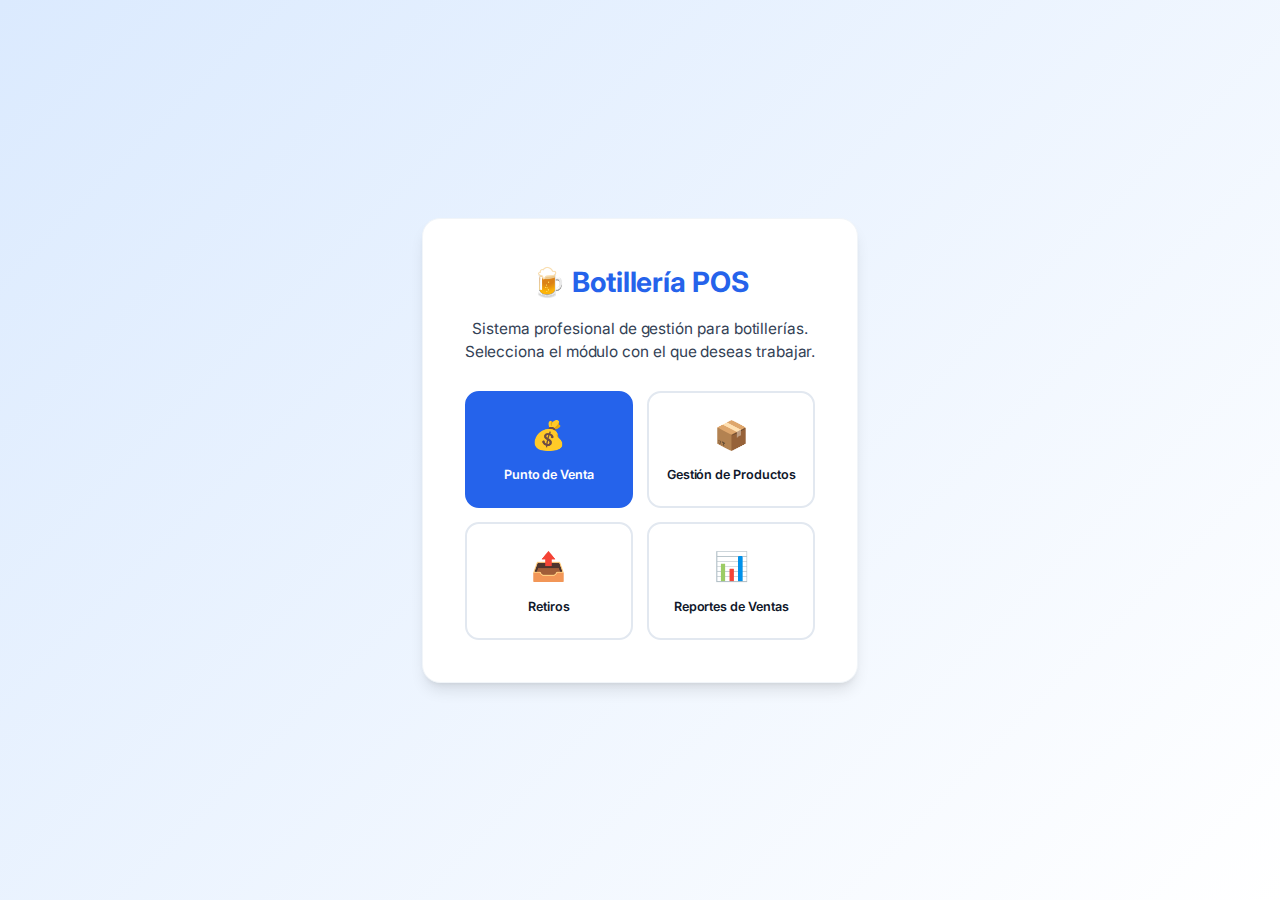
<file: html/index.html>
<!DOCTYPE html>
<html lang="es">
<head>
    <meta charset="UTF-8">
    <meta name="viewport" content="width=device-width, initial-scale=1.0">
    <meta name="description" content="Sistema POS profesional para botillería - Gestión de ventas, inventario y reportes">
    <meta name="theme-color" content="#2563eb">
    <title>Botillería POS - Sistema Profesional de Gestión</title>
    
    <!-- Favicon -->
    <link rel="icon" type="image/svg+xml" href="/static/favicon.svg">
    
    <!-- Preload Critical Resources -->
    <link rel="preconnect" href="https://fonts.googleapis.com">
    <link rel="preconnect" href="https://fonts.gstatic.com" crossorigin>
    
    <!-- Fonts -->
    <link href="https://fonts.googleapis.com/css2?family=Inter:wght@300;400;500;600;700;800&display=swap" rel="stylesheet">
    
    <!-- Styles -->
    <link rel="stylesheet" href="/static/pos-style.css">
    
    <style>
        .landing-container {
            display: flex;
            flex-direction: column;
            align-items: center;
            justify-content: center;
            height: 100vh;
            padding: 2rem;
            background: linear-gradient(135deg, var(--primary-light) 0%, var(--surface) 100%);
        }
        
        .landing-card {
            background: var(--surface);
            border-radius: var(--radius-xl);
            padding: 3rem;
            box-shadow: var(--shadow-lg);
            text-align: center;
            max-width: 500px;
            border: 1px solid var(--border-light);
        }
        
        .landing-title {
            font-size: 2rem;
            font-weight: 700;
            color: var(--primary);
            margin-bottom: 1rem;
        }
        
        .landing-subtitle {
            font-size: 1.1rem;
            color: var(--text-secondary);
            margin-bottom: 2rem;
            line-height: 1.5;
        }
        
        .landing-buttons {
            display: grid;
            grid-template-columns: 1fr 1fr;
            gap: 1rem;
            margin-top: 2rem;
        }
        
        .landing-btn {
            display: flex;
            flex-direction: column;
            align-items: center;
            gap: 0.75rem;
            padding: 1.5rem 1rem;
            border: 2px solid var(--border);
            border-radius: var(--radius-lg);
            background: var(--surface);
            color: var(--text);
            text-decoration: none;
            transition: all var(--transition);
            font-weight: 600;
        }
        
        .landing-btn:hover {
            border-color: var(--primary);
            transform: translateY(-2px);
            box-shadow: var(--shadow-md);
        }
        
        .landing-btn.primary {
            background: var(--primary);
            border-color: var(--primary);
            color: var(--surface);
        }
        
        .landing-btn.primary:hover {
            background: var(--primary-dark);
            border-color: var(--primary-dark);
        }
        
        .landing-icon {
            font-size: 2rem;
        }
        
        .landing-btn-text {
            font-size: 0.9rem;
        }
        
        @media (max-width: 768px) {
            .landing-buttons {
                grid-template-columns: 1fr;
            }
        }
    </style>
</head>
<body>
    <div class="landing-container">
        <div class="landing-card">
            <h1 class="landing-title">🍺 Botillería POS</h1>
            <p class="landing-subtitle">
                Sistema profesional de gestión para botillerías.<br>
                Selecciona el módulo con el que deseas trabajar.
            </p>
            
            <div class="landing-buttons">
                <a href="/pos.html" class="landing-btn primary">
                    <span class="landing-icon">💰</span>
                    <span class="landing-btn-text">Punto de Venta</span>
                </a>
                
                <a href="/productos.html" class="landing-btn">
                    <span class="landing-icon">📦</span>
                    <span class="landing-btn-text">Gestión de Productos</span>
                </a>
                
                <a href="/retiros.html" class="landing-btn">
                    <span class="landing-icon">📤</span>
                    <span class="landing-btn-text">Retiros</span>
                </a>
                
                <a href="/ventas.html" class="landing-btn">
                    <span class="landing-icon">📊</span>
                    <span class="landing-btn-text">Reportes de Ventas</span>
                </a>
            </div>
        </div>
    </div>
    
    <!-- Auto redirect to POS after 5 seconds -->
    <script>
        setTimeout(() => {
            window.location.href = '/static/pos.html';
        }, 5000);
    </script>
</body>
</html>
</file>
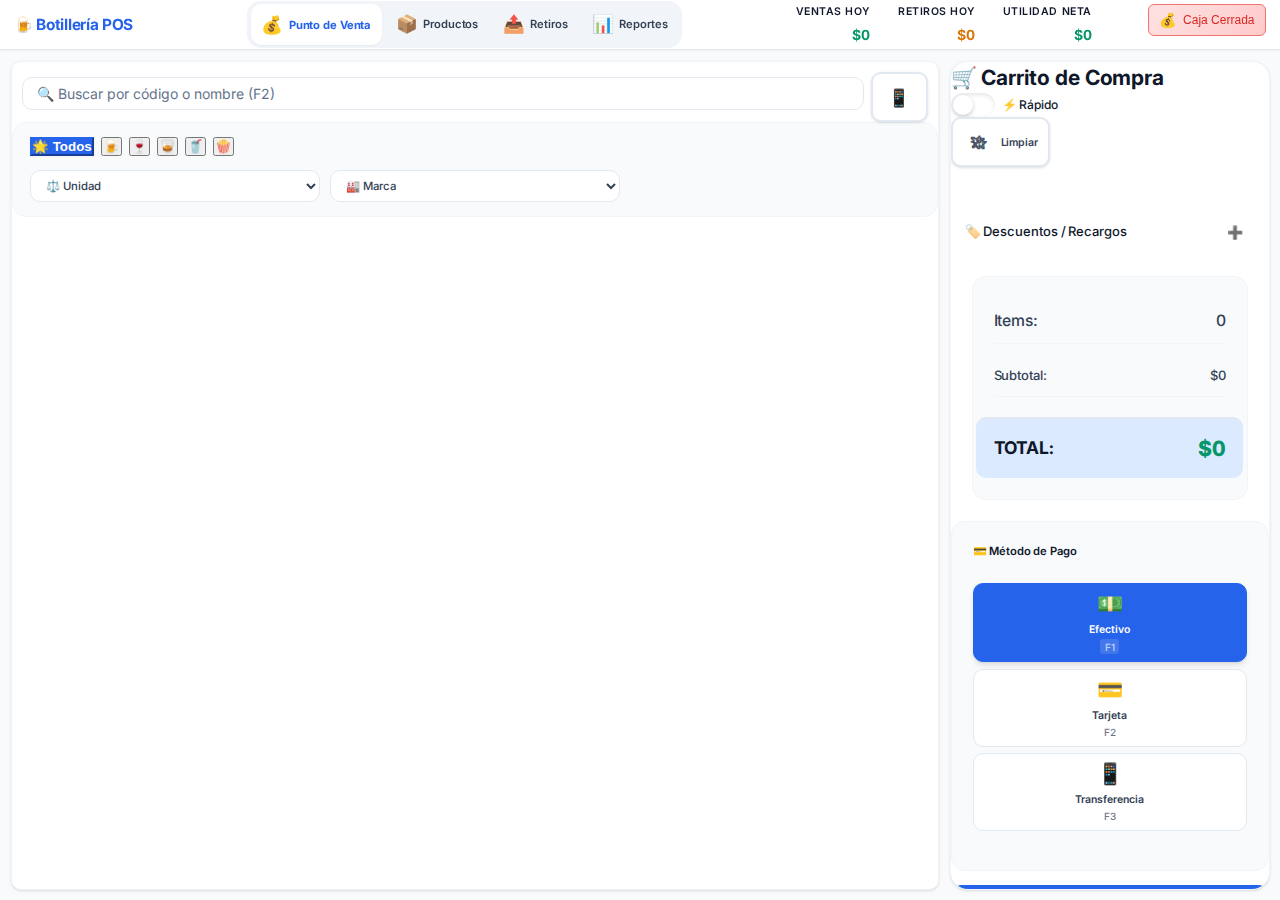
<file: html/pos.html>
<!DOCTYPE html>
<html lang="es">
<head>
    <meta charset="UTF-8">
    <meta name="viewport" content="width=device-width, initial-scale=1.0">
    <meta name="description" content="Sistema POS profesional para botillería - Punto de Venta">
    <meta name="theme-color" content="#2563eb">
    <title>Punto de Venta - Botillería POS</title>
    
    <!-- Favicon -->
    <link rel="icon" type="image/svg+xml" href="/static/favicon.svg">
    
    <!-- Preload Critical Resources -->
    <link rel="preconnect" href="https://fonts.googleapis.com">
    <link rel="preconnect" href="https://fonts.gstatic.com" crossorigin>
    
    <!-- Fonts -->
    <link href="https://fonts.googleapis.com/css2?family=Inter:wght@300;400;500;600;700;800&display=swap" rel="stylesheet">
    
    <!-- Styles -->
    <link rel="stylesheet" href="/static/css/common.css">
    <link rel="stylesheet" href="/static/pos-style.css">
</head>
<body>
    <!-- Navbar -->
    <nav class="navbar" role="navigation" aria-label="Navegación principal">
        <div class="navbar-brand">
            <h1>🍺 Botillería POS</h1>
        </div>
        <div class="navbar-menu" role="tablist">
            <button class="nav-btn active" data-view="pos" role="tab" aria-selected="true">
                <span class="icon" aria-hidden="true">💰</span>
                Punto de Venta
            </button>
            <a href="productos.html" class="nav-btn" role="tab">
                <span class="icon" aria-hidden="true">📦</span>
                Productos
            </a>
            <a href="retiros.html" class="nav-btn" role="tab">
                <span class="icon" aria-hidden="true">📤</span>
                Retiros
            </a>
            <a href="ventas.html" class="nav-btn" role="tab">
                <span class="icon" aria-hidden="true">📊</span>
                Reportes
            </a>
        </div>
        <div class="navbar-stats" aria-label="Estadísticas del día">
            <div class="stat-item">
                <span class="stat-label">Ventas Hoy</span>
                <span class="stat-value" id="ventasHoy" aria-live="polite">$0</span>
            </div>
            <div class="stat-item">
                <span class="stat-label">Retiros Hoy</span>
                <span class="stat-value warning" id="retirosHoy" aria-live="polite">$0</span>
            </div>
            <div class="stat-item">
                <span class="stat-label">Utilidad Neta</span>
                <span class="stat-value success" id="utilidadNeta" aria-live="polite">$0</span>
            </div>
            <div class="stat-item cash-control">
                <button id="cashControlBtn" class="cash-control-btn">
                    <span class="cash-icon">💰</span>
                    <span id="cashStatus">Caja Cerrada</span>
                </button>
            </div>
        </div>
    </nav>

    <!-- Vista: Punto de Venta -->
    <main class="view active" role="tabpanel">
        <div class="pos-container">
            <!-- Panel de Productos -->
            <section class="products-panel" aria-label="Catálogo de productos">
                <div class="search-section">
                    <div class="search-input-group">
                        <input 
                            type="text" 
                            id="posSearchInput" 
                            placeholder="🔍 Buscar por código o nombre (F2)"
                            class="search-input"
                            autocomplete="off"
                            aria-label="Búsqueda de productos"
                        >
                        <button id="codeSearchBtn" class="btn-action secondary code-search-btn" title="Buscar por código de barras">
                            <span class="btn-icon">📱</span>
                        </button>
                    </div>
                </div>

                <!-- Filtros compactos -->
                <div class="pos-filters" role="region" aria-label="Filtros de productos">
                    <div class="filter-row">
                        <!-- Filtros de categoría como pills -->
                        <div class="category-pills" role="radiogroup" aria-label="Filtrar por categoría">
                            <button class="pill active" data-categoria="" role="radio" aria-checked="true">
                                🌟 Todos
                            </button>
                            <button class="pill" data-categoria="Cervezas" role="radio" aria-checked="false">
                                🍺
                            </button>
                            <button class="pill" data-categoria="Vinos" role="radio" aria-checked="false">
                                🍷
                            </button>
                            <button class="pill" data-categoria="Licores" role="radio" aria-checked="false">
                                🥃
                            </button>
                            <button class="pill" data-categoria="Bebidas" role="radio" aria-checked="false">
                                🥤
                            </button>
                            <button class="pill" data-categoria="Snacks" role="radio" aria-checked="false">
                                🍿
                            </button>
                        </div>
                        
                        <!-- Filtros adicionales en selects compactos -->
                        <div class="filter-selects">
                            <select id="unidadFilter" class="compact-select" aria-label="Filtrar por unidad">
                                <option value="">⚖️ Unidad</option>
                            </select>
                            <select id="marcaFilter" class="compact-select" aria-label="Filtrar por marca">
                                <option value="">🏭 Marca</option>
                            </select>
                        </div>
                    </div>
                </div>

                <!-- Grid de productos -->
                <div id="posProductsGrid" class="products-grid" role="grid" aria-label="Lista de productos disponibles"></div>
            </section>

            <!-- Panel de Carrito -->
            <aside class="cart-panel" role="complementary" aria-label="Carrito de compras">
                <!-- Título del carrito -->
                <div class="cart-title">
                    <h2>🛒 Carrito de Compra</h2>
                </div>
                
                <!-- Controles del carrito -->
                <div class="cart-controls">
                    <div class="quick-mode-toggle">
                        <input type="checkbox" id="quickModeToggle" class="toggle-checkbox">
                        <label for="quickModeToggle" class="toggle-label">
                            <span class="toggle-slider"></span>
                            <span class="toggle-text">⚡ Rápido</span>
                        </label>
                    </div>
                    <button id="clearCart" class="btn-action secondary" aria-label="Limpiar carrito">
                        <span class="btn-icon">🗱️</span>
                        <span class="btn-text">Limpiar</span>
                    </button>
                </div>

                <!-- Container de productos con scroll -->
                <div class="cart-products-container">
                    <div id="cartItems" class="cart-items" role="list" aria-label="Productos en el carrito"></div>
                </div>

                <!-- Sección fija inferior -->
                <div class="cart-fixed-bottom">
                    <!-- Descuentos / Recargos -->
                    <div class="discount-section">
                        <div class="discount-header">
                            <span>🏷️ Descuentos / Recargos</span>
                            <button id="toggleDiscount" class="btn-toggle">
                                <span class="btn-icon">➕</span>
                            </button>
                        </div>
                        <div class="discount-controls" id="discountControls" style="display: none;">
                            <div class="discount-input-group">
                                <input type="number" id="discountAmount" placeholder="0" step="100" min="-999999" max="999999">
                                <label>Pesos CLP</label>
                            </div>
                            <div class="discount-buttons">
                                <button onclick="applyQuickDiscount(-5000)" class="quick-btn discount">💰 -$5.000</button>
                                <button onclick="applyQuickDiscount(-10000)" class="quick-btn discount">💰 -$10.000</button>
                                <button onclick="applyQuickDiscount(2000)" class="quick-btn surcharge">📈 +$2.000</button>
                                <button onclick="clearDiscount()" class="quick-btn clear">🗑 Limpiar</button>
                            </div>
                        </div>
                    </div>

                    <footer class="cart-summary" role="region" aria-label="Resumen de compra">
                        <div class="summary-row">
                            <span>Items:</span>
                            <span id="cartItemCount" aria-live="polite">0</span>
                        </div>
                        <div class="summary-row subtotal">
                            <span>Subtotal:</span>
                            <span id="cartSubtotal" aria-live="polite">$0</span>
                        </div>
                        <div class="summary-row discount" id="discountRow" style="display: none;">
                            <span id="discountLabel">Descuento:</span>
                            <span id="discountDisplay" aria-live="polite">$0</span>
                        </div>
                        <div class="summary-row total">
                            <span>TOTAL:</span>
                            <span id="cartTotal" class="value" aria-live="assertive">$0</span>
                        </div>
                    </footer>

                    <div class="payment-section">
                        <label>💳 Método de Pago</label>
                        <div class="payment-methods" role="radiogroup" aria-label="Seleccionar método de pago">
                            <button class="payment-btn active" data-metodo="efectivo" role="radio" aria-checked="true">
                                <span class="icon" aria-hidden="true">💵</span>
                                <span class="payment-text">
                                    <span>Efectivo</span>
                                    <small class="keyboard-hint">F1</small>
                                </span>
                            </button>
                            <button class="payment-btn" data-metodo="tarjeta" role="radio" aria-checked="false">
                                <span class="icon" aria-hidden="true">💳</span>
                                <span class="payment-text">
                                    <span>Tarjeta</span>
                                    <small class="keyboard-hint">F2</small>
                                </span>
                            </button>
                            <button class="payment-btn" data-metodo="transferencia" role="radio" aria-checked="false">
                                <span class="icon" aria-hidden="true">📱</span>
                                <span class="payment-text">
                                    <span>Transferencia</span>
                                    <small class="keyboard-hint">F3</small>
                                </span>
                            </button>
                        </div>
                    </div>

                    <button id="processPayment" class="btn-action primary" aria-label="Procesar venta" style="width: 100%; justify-content: center; margin-top: 1rem;">
                        <span class="btn-icon">💰</span>
                        <span class="btn-text">Cobrar <span id="paymentTotal">$0</span></span>
                    </button>
                </div>
            </aside>
        </div>
    </main>

    <!-- Modal Control de Caja -->
    <div id="cashModal" class="modal" style="display: none;">
        <div class="modal-content cash-modal">
            <div class="modal-header">
                <h2 id="cashModalTitle">💰 Apertura de Caja</h2>
                <button class="modal-close">&times;</button>
            </div>
            
            <div class="modal-body">
                <!-- Apertura de Caja -->
                <div id="cashOpenSection">
                    <div class="cash-form-group">
                        <label for="initialAmount">💵 Monto Inicial en Caja</label>
                        <input type="number" id="initialAmount" placeholder="0" min="0" step="1000">
                        <small>Dinero en efectivo con que inicia el turno</small>
                    </div>
                    
                    <div class="cash-form-group">
                        <label for="operatorName">👤 Operador</label>
                        <input type="text" id="operatorName" placeholder="Nombre del cajero">
                    </div>
                    
                    <button id="openCashBtn" class="btn-action primary">
                        <span class="btn-icon">🔓</span>
                        <span class="btn-text">Abrir Caja</span>
                    </button>
                </div>
                
                <!-- Cierre de Caja -->
                <div id="cashCloseSection" style="display: none;">
                    <div class="cash-summary">
                        <h3>📊 Resumen del Turno</h3>
                        <div class="summary-grid">
                            <div class="summary-item">
                                <span class="label">💰 Monto Inicial:</span>
                                <span id="summaryInitial">$0</span>
                            </div>
                            <div class="summary-item">
                                <span class="label">💵 Ventas Efectivo:</span>
                                <span id="summaryCashSales">$0</span>
                            </div>
                            <div class="summary-item">
                                <span class="label">💳 Ventas Tarjeta:</span>
                                <span id="summaryCardSales">$0</span>
                            </div>
                            <div class="summary-item">
                                <span class="label">📤 Retiros:</span>
                                <span id="summaryWithdrawals" class="negative">-$0</span>
                            </div>
                            <div class="summary-item expected">
                                <span class="label">🎯 Efectivo Esperado:</span>
                                <span id="expectedCash">$0</span>
                            </div>
                        </div>
                    </div>
                    
                    <div class="cash-count">
                        <h3>💸 Conteo Real de Caja</h3>
                        <div class="cash-form-group">
                            <label for="actualCash">Efectivo Contado</label>
                            <input type="number" id="actualCash" placeholder="0" min="0" step="1000">
                        </div>
                        
                        <div class="difference-alert" id="differenceAlert" style="display: none;">
                            <div class="alert-content">
                                <span class="alert-icon">⚠️</span>
                                <span class="alert-text">
                                    <strong>Diferencia detectada:</strong>
                                    <span id="differenceAmount">$0</span>
                                </span>
                            </div>
                        </div>
                    </div>
                    
                    <button id="closeCashBtn" class="btn-action danger">
                        <span class="btn-icon">🔒</span>
                        <span class="btn-text">Cerrar Caja</span>
                    </button>
                </div>
            </div>
        </div>
    </div>

    <!-- Modal Búsqueda por Código -->
    <div id="codeSearchModal" class="modal" style="display: none;">
        <div class="modal-content code-modal">
            <div class="modal-header">
                <h2>🔍 Buscar por Código</h2>
                <button class="modal-close">&times;</button>
            </div>
            
            <div class="modal-body">
                <div class="code-input-group">
                    <input type="text" id="codeSearchInput" placeholder="Escanea o escribe código" autocomplete="off">
                    <button id="cameraBtn" class="btn-action secondary">
                        <span class="btn-icon">📱</span>
                        <span class="btn-text">Cámara</span>
                    </button>
                </div>
                
                <!-- Resultado de búsqueda -->
                <div id="codeSearchResult" class="search-result" style="display: none;"></div>
                
                <!-- Scanner de cámara -->
                <div id="cameraSection" style="display: none;">
                    <video id="cameraVideo" autoplay playsinline></video>
                    <canvas id="cameraCanvas" style="display: none;"></canvas>
                    <button id="stopCameraBtn" class="btn-action secondary">Detener Cámara</button>
                </div>
            </div>
        </div>
    </div>

    <!-- Scripts -->
    <script src="/static/js/common.js"></script>
    <script src="/static/pos-app.js"></script>
</body>
</html>
</file>
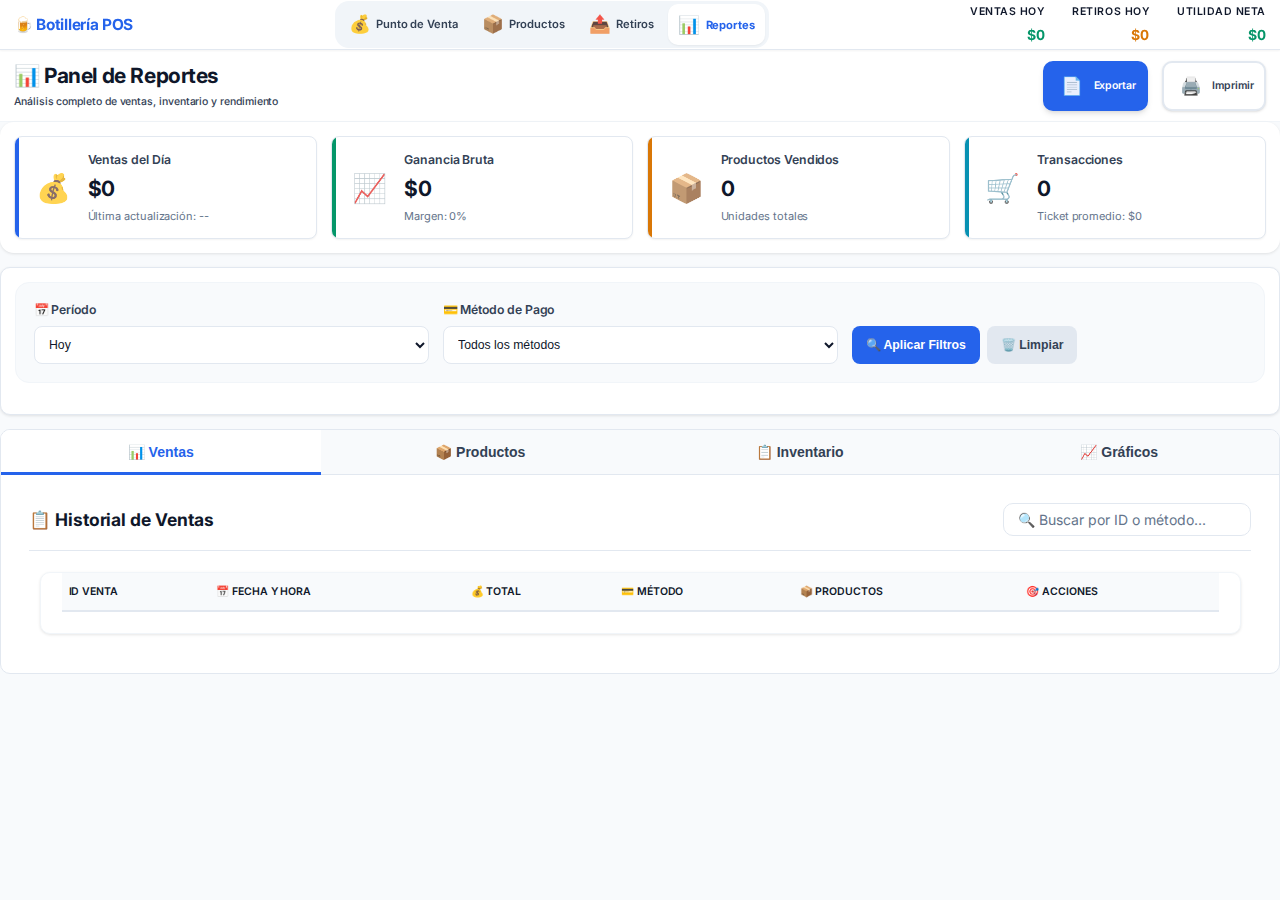
<file: html/ventas.html>
<!DOCTYPE html>
<html lang="es">
<head>
    <meta charset="UTF-8">
    <meta name="viewport" content="width=device-width, initial-scale=1.0">
    <meta name="description" content="Sistema POS profesional para botillería - Historial de Ventas">
    <meta name="theme-color" content="#2563eb">
    <title>Historial de Ventas - Botillería POS</title>
    
    <!-- Favicon -->
    <link rel="icon" type="image/svg+xml" href="/static/favicon.svg">
    
    <!-- Preload Critical Resources -->
    <link rel="preconnect" href="https://fonts.googleapis.com">
    <link rel="preconnect" href="https://fonts.gstatic.com" crossorigin>
    
    <!-- Fonts -->
    <link href="https://fonts.googleapis.com/css2?family=Inter:wght@300;400;500;600;700;800&display=swap" rel="stylesheet">
    
    <!-- Styles -->
    <link rel="stylesheet" href="/static/css/common.css">
    <link rel="stylesheet" href="/static/pos-style.css">
</head>
<body>
    <!-- Navbar -->
    <nav class="navbar" role="navigation" aria-label="Navegación principal">
        <div class="navbar-brand">
            <h1>🍺 Botillería POS</h1>
        </div>
        <div class="navbar-menu" role="tablist">
            <a href="pos.html" class="nav-btn" role="tab">
                <span class="icon" aria-hidden="true">💰</span>
                Punto de Venta
            </a>
            <a href="productos.html" class="nav-btn" role="tab">
                <span class="icon" aria-hidden="true">📦</span>
                Productos
            </a>
            <a href="retiros.html" class="nav-btn" role="tab">
                <span class="icon" aria-hidden="true">📤</span>
                Retiros
            </a>
            <button class="nav-btn active" data-view="ventas" role="tab" aria-selected="true">
                <span class="icon" aria-hidden="true">📊</span>
                Reportes
            </button>
        </div>
        <div class="navbar-stats" aria-label="Estadísticas del día">
            <div class="stat-item">
                <span class="stat-label">Ventas Hoy</span>
                <span class="stat-value" id="ventasHoy" aria-live="polite">$0</span>
            </div>
            <div class="stat-item">
                <span class="stat-label">Retiros Hoy</span>
                <span class="stat-value warning" id="retirosHoy" aria-live="polite">$0</span>
            </div>
            <div class="stat-item">
                <span class="stat-label">Utilidad Neta</span>
                <span class="stat-value success" id="utilidadNeta" aria-live="polite">$0</span>
            </div>
        </div>
    </nav>

    <!-- Vista: Ventas -->
    <div class="view active">
        <div class="module-header">
            <div class="header-info">
                <h2 class="module-title">📊 Panel de Reportes</h2>
                <p class="module-subtitle">Análisis completo de ventas, inventario y rendimiento</p>
            </div>
            <div class="header-actions">
                <button id="exportReports" class="btn-action primary">
                    <span class="btn-icon">📄</span>
                    <span class="btn-text">Exportar</span>
                </button>
                <button id="printReports" class="btn-action secondary">
                    <span class="btn-icon">🖨️</span>
                    <span class="btn-text">Imprimir</span>
                </button>
            </div>
        </div>

        <!-- Panel de Estadísticas Expandidas -->
        <div class="stats-dashboard">
            <div class="stats-grid">
                <div class="stat-card primary">
                    <div class="stat-icon">💰</div>
                    <div class="stat-content">
                        <h3>Ventas del Día</h3>
                        <div class="stat-number" id="ventasDiaReporte">$0</div>
                        <div class="stat-subtitle">Última actualización: <span id="ultimaActualizacion">--</span></div>
                    </div>
                </div>
                <div class="stat-card success">
                    <div class="stat-icon">📈</div>
                    <div class="stat-content">
                        <h3>Ganancia Bruta</h3>
                        <div class="stat-number" id="gananciaBruta">$0</div>
                        <div class="stat-subtitle">Margen: <span id="margenGanancia">0%</span></div>
                    </div>
                </div>
                <div class="stat-card warning">
                    <div class="stat-icon">📦</div>
                    <div class="stat-content">
                        <h3>Productos Vendidos</h3>
                        <div class="stat-number" id="productosVendidos">0</div>
                        <div class="stat-subtitle">Unidades totales</div>
                    </div>
                </div>
                <div class="stat-card info">
                    <div class="stat-icon">🛒</div>
                    <div class="stat-content">
                        <h3>Transacciones</h3>
                        <div class="stat-number" id="totalTransacciones">0</div>
                        <div class="stat-subtitle">Ticket promedio: <span id="ticketPromedio">$0</span></div>
                    </div>
                </div>
            </div>
        </div>

        <!-- Filtros y Controles -->
        <div class="report-controls">
            <div class="filter-section">
                <div class="filter-group">
                    <label>📅 Período</label>
                    <select id="periodoFilter" class="form-select">
                        <option value="hoy">Hoy</option>
                        <option value="ayer">Ayer</option>
                        <option value="semana">Esta Semana</option>
                        <option value="mes">Este Mes</option>
                        <option value="personalizado">Personalizado</option>
                    </select>
                </div>
                <div class="filter-group" id="fechasPersonalizadas" style="display: none;">
                    <label>Desde</label>
                    <input type="date" id="fechaDesde" class="form-input">
                    <label>Hasta</label>
                    <input type="date" id="fechaHasta" class="form-input">
                </div>
                <div class="filter-group">
                    <label>💳 Método de Pago</label>
                    <select id="metodoFilter" class="form-select">
                        <option value="">Todos los métodos</option>
                        <option value="efectivo">Efectivo</option>
                        <option value="tarjeta">Tarjeta</option>
                        <option value="transferencia">Transferencia</option>
                    </select>
                </div>
                <div class="filter-group">
                    <button id="aplicarFiltros" class="btn-filter">🔍 Aplicar Filtros</button>
                    <button id="limpiarFiltros" class="btn-filter secondary">🗑️ Limpiar</button>
                </div>
            </div>
        </div>

        <!-- Tabs de Contenido -->
        <div class="report-tabs">
            <div class="tab-navigation">
                <button class="tab-btn active" data-tab="ventas">📊 Ventas</button>
                <button class="tab-btn" data-tab="productos">📦 Productos</button>
                <button class="tab-btn" data-tab="inventario">📋 Inventario</button>
                <button class="tab-btn" data-tab="graficos">📈 Gráficos</button>
            </div>

            <!-- Tab: Ventas -->
            <div id="tab-ventas" class="tab-content active">
                <div class="content-section">
                    <div class="section-header">
                        <h3>📋 Historial de Ventas</h3>
                        <div class="section-actions">
                            <input type="text" id="searchVentas" placeholder="🔍 Buscar por ID o método..." class="search-input">
                        </div>
                    </div>
                    <div class="table-container">
                        <div class="table-content">
                            <table class="data-table">
                                <thead>
                                    <tr>
                                        <th>ID Venta</th>
                                        <th>📅 Fecha y Hora</th>
                                        <th>💰 Total</th>
                                        <th>💳 Método</th>
                                        <th>📦 Productos</th>
                                        <th>🎯 Acciones</th>
                                    </tr>
                                </thead>
                                <tbody id="ventasTable"></tbody>
                            </table>
                        </div>
                    </div>
                </div>
            </div>

            <!-- Tab: Productos Más Vendidos -->
            <div id="tab-productos" class="tab-content">
                <div class="content-section">
                    <div class="section-header">
                        <h3>🏆 Productos Más Vendidos</h3>
                        <div class="section-actions">
                            <select id="topProductosFilter" class="form-select">
                                <option value="10">Top 10</option>
                                <option value="20">Top 20</option>
                                <option value="50">Top 50</option>
                            </select>
                        </div>
                    </div>
                    <div class="productos-ranking">
                        <div class="ranking-grid" id="productosRanking">
                            <!-- Se llena dinámicamente -->
                        </div>
                    </div>
                </div>
            </div>

            <!-- Tab: Inventario -->
            <div id="tab-inventario" class="tab-content">
                <div class="content-section">
                    <div class="section-header">
                        <h3>⚠️ Alertas de Inventario</h3>
                    </div>
                    <div class="inventory-alerts">
                        <div class="alert-section">
                            <h4>🔴 Stock Crítico (Agotado)</h4>
                            <div id="stockCritico" class="inventory-list">
                                <!-- Se llena dinámicamente -->
                            </div>
                        </div>
                        <div class="alert-section">
                            <h4>🟡 Stock Bajo</h4>
                            <div id="stockBajo" class="inventory-list">
                                <!-- Se llena dinámicamente -->
                            </div>
                        </div>
                        <div class="alert-section">
                            <h4>✅ Stock Normal</h4>
                            <div id="stockNormal" class="inventory-list">
                                <!-- Se llena dinámicamente -->
                            </div>
                        </div>
                    </div>
                </div>
            </div>

            <!-- Tab: Gráficos -->
            <div id="tab-graficos" class="tab-content">
                <div class="content-section">
                    <div class="section-header">
                        <h3>📊 Análisis Visual</h3>
                    </div>
                    <div class="charts-container">
                        <div class="chart-card">
                            <h4>📈 Ventas por Hora</h4>
                            <div class="chart-placeholder" id="ventasPorHora">
                                <div class="chart-bars" id="horasChart">
                                    <!-- Gráfico simple de barras ASCII -->
                                </div>
                            </div>
                        </div>
                        <div class="chart-card">
                            <h4>🥧 Ventas por Categoría</h4>
                            <div class="chart-placeholder" id="ventasPorCategoria">
                                <div class="category-breakdown" id="categoriaChart">
                                    <!-- Desglose por categorías -->
                                </div>
                            </div>
                        </div>
                        <div class="chart-card">
                            <h4>💳 Métodos de Pago</h4>
                            <div class="chart-placeholder" id="metodosPago">
                                <div class="payment-methods" id="metodosChart">
                                    <!-- Distribución de métodos de pago -->
                                </div>
                            </div>
                        </div>
                    </div>
                </div>
            </div>
        </div>
    </div>

    <!-- Modal de detalle de venta -->
    <div id="ventaModal" class="modal">
        <div class="modal-content">
            <span class="modal-close">&times;</span>
            <h2>Detalle de Venta</h2>
            <div id="ventaDetail"></div>
        </div>
    </div>

    <!-- Scripts -->
    <script src="/static/js/common.js"></script>
    <script src="/static/pos-app.js"></script>
</body>
</html>
</file>
<file: static/pos-style.css>
:root {
    /* Colors - Professional palette optimized for 50+ users */
    --primary: #2563eb;
    --primary-dark: #1d4ed8;
    --primary-light: #dbeafe;
    --success: #059669;
    --success-light: #d1fae5;
    --danger: #dc2626;
    --danger-light: #fee2e2;
    --warning: #d97706;
    --warning-light: #fef3c7;
    --info: #0891b2;
    --info-light: #cffafe;
    
    /* Grays - Enhanced contrast for better readability */
    --gray-50: #f8fafc;
    --gray-100: #f1f5f9;
    --gray-200: #e2e8f0;
    --gray-300: #cbd5e1;
    --gray-400: #94a3b8;
    --gray-500: #64748b;
    --gray-600: #475569;
    --gray-700: #334155;
    --gray-800: #1e293b;
    --gray-900: #0f172a;
    
    /* Semantic colors */
    --background: var(--gray-50);
    --surface: #ffffff;
    --border: var(--gray-200);
    --border-light: var(--gray-100);
    --text: var(--gray-900);
    --text-secondary: var(--gray-700);  /* Darker for better readability */
    --text-muted: var(--gray-500);      /* Darker for better readability */
    
    /* Spacing & Layout - Larger for easier interaction */
    --radius-sm: 8px;
    --radius: 10px;
    --radius-lg: 14px;
    --radius-xl: 18px;
    
    /* Typography - Larger base sizes for 50+ users */
    --text-xs: 0.875rem;    /* 14px */
    --text-sm: 1rem;        /* 16px */
    --text-base: 1.125rem;  /* 18px */
    --text-lg: 1.25rem;     /* 20px */
    --text-xl: 1.5rem;      /* 24px */
    --text-2xl: 1.875rem;   /* 30px */
    --text-3xl: 2.25rem;    /* 36px */
    
    /* Shadows - More sophisticated */
    --shadow-sm: 0 1px 2px 0 rgb(0 0 0 / 0.05);
    --shadow: 0 1px 3px 0 rgb(0 0 0 / 0.1), 0 1px 2px -1px rgb(0 0 0 / 0.1);
    --shadow-md: 0 4px 6px -1px rgb(0 0 0 / 0.1), 0 2px 4px -2px rgb(0 0 0 / 0.1);
    --shadow-lg: 0 10px 15px -3px rgb(0 0 0 / 0.1), 0 4px 6px -4px rgb(0 0 0 / 0.1);
    
    /* Transitions */
    --transition-fast: 150ms ease-in-out;
    --transition: 200ms ease-in-out;
    --transition-slow: 300ms ease-in-out;
}

* {
    margin: 0;
    padding: 0;
    box-sizing: border-box;
}

html {
    font-size: 14px;  /* Base size for compact interface */
    -webkit-font-smoothing: antialiased;
    -moz-osx-font-smoothing: grayscale;
}

html, body {
    height: 100vh;  /* Fixed height */
    overflow: hidden;
}

body {
    font-family: 'Inter', -apple-system, BlinkMacSystemFont, 'Segoe UI', 'Roboto', 'Oxygen', 'Ubuntu', 'Cantarell', sans-serif;
    background: var(--background);
    color: var(--text);
    line-height: 1.5;  /* Reduced from 1.6 */
    font-weight: 400;
    display: flex;
    flex-direction: column;
    letter-spacing: -0.005em;
    height: 100vh;  /* Fixed height */
    margin: 0;
    padding: 0;
}

/* Google Fonts */
@import url('https://fonts.googleapis.com/css2?family=Inter:wght@300;400;500;600;700&display=swap');

/* ========== NAVBAR ENHANCED FOR 50+ USERS ========== */
.navbar {
    background: var(--surface);
    border-bottom: 1px solid var(--border);
    padding: 0 1rem;
    display: flex;
    align-items: center;
    justify-content: space-between;
    height: 50px;  /* Smaller navbar */
    flex-shrink: 0;
    z-index: 100;
    backdrop-filter: blur(8px);
    box-shadow: var(--shadow-sm);
}

.navbar-brand h1 {
    font-size: 1.1rem;  /* Compact brand */
    color: var(--primary);
    font-weight: 700;
    letter-spacing: -0.02em;
}

.navbar-menu {
    display: flex;
    gap: 0.25rem;
    background: var(--gray-100);
    padding: 0.25rem;
    border-radius: var(--radius-lg);
}

.nav-btn {
    display: flex;
    align-items: center;
    gap: 0.4rem;
    padding: 0.5rem 0.75rem;  /* Compact padding */
    border: none;
    background: transparent;
    color: var(--text-secondary);
    font-size: 0.8rem;  /* Smaller text */
    font-weight: 600;
    cursor: pointer;
    border-radius: var(--radius);
    transition: all var(--transition-fast);
    white-space: nowrap;
    font-family: inherit;
    letter-spacing: -0.01em;
    min-height: 32px;
}

.nav-btn:hover {
    color: var(--text);
    background: var(--gray-50);
    transform: translateY(-1px);
}

.nav-btn.active {
    background: var(--surface);
    color: var(--primary);
    box-shadow: var(--shadow-sm);
    font-weight: 700;
}

.nav-btn .icon {
    font-size: 1.25rem;  /* Larger icons */
    opacity: 0.9;
}

.nav-btn.active .icon {
    opacity: 1;
}

.navbar-stats {
    display: flex;
    gap: 2rem;  /* More space between stats */
}

.stat-item {
    display: flex;
    flex-direction: column;
    align-items: flex-end;
    gap: 0.25rem;
}

.stat-label {
    font-size: var(--text-xs);  /* 14px */
    color: var(--text-muted);
    text-transform: uppercase;
    font-weight: 600;
    letter-spacing: 0.05em;
}

.stat-value {
    font-size: 1rem;  /* 16px - reduced */
    font-weight: 700;
    color: var(--success);
    font-variant-numeric: tabular-nums;
    letter-spacing: -0.01em;
}

.stat-value.warning {
    color: var(--warning);
}

.stat-value.success {
    color: var(--success);
}"

/* ========== VIEWS ========== */
.view {
    display: none;
    flex: 1;
    height: calc(100vh - 50px);  /* Full height minus navbar */
    overflow: hidden;
    position: relative;
}

.view.active {
    display: flex;
    flex-direction: column;
    height: calc(100vh - 50px);
}

/* ========== POS & RETIROS ========== */
.pos-container,
.retiro-container {
    display: grid;
    grid-template-columns: 1fr 320px;  /* Smaller sidebar */
    gap: 0.75rem;
    height: calc(100vh - 50px);  /* Full height minus navbar */
    padding: 0.75rem;
    overflow: hidden;
    box-sizing: border-box;
}

/* Panel de Productos */
.products-panel {
    background: var(--surface);
    border-radius: var(--radius);
    display: flex;
    flex-direction: column;
    box-shadow: var(--shadow);
    border: 1px solid var(--border-light);
    overflow: hidden;
    height: 100%;
    box-sizing: border-box;
}

.products-panel > * {
    padding: 0.75rem;
    padding-bottom: 0;
    flex-shrink: 0;
}

.products-panel .search-input {
    margin-bottom: 0.5rem;
}

.products-panel .products-grid {
    padding: 0 0.75rem 0.75rem;
    overflow-y: auto;
    flex: 1;
    height: calc(100% - 160px);  /* Reserve space for search and filters */
}

.search-input {
    width: 100%;
    padding: 0.875rem 1.25rem;
    font-size: 0.975rem;
    border: 1px solid var(--border);
    border-radius: var(--radius-lg);
    outline: none;
    transition: all var(--transition);
    background: var(--surface);
    color: var(--text);
    font-family: inherit;
    font-weight: 400;
}

.search-input:focus {
    border-color: var(--primary);
    box-shadow: 0 0 0 3px var(--primary-light);
}

.search-input::placeholder {
    color: var(--text-muted);
}

.category-filters {
    display: flex;
    gap: 0.5rem;
    flex-wrap: wrap;
}

.filter-section {
    display: flex;
    flex-direction: column;
    gap: 1.25rem;
    margin-bottom: 1.25rem;
    padding: 1.25rem;
    background: var(--gray-50);
    border-radius: var(--radius-lg);
    border: 1px solid var(--border-light);
}

.filter-group {
    display: flex;
    flex-direction: column;
    gap: 0.75rem;
}

/* ========== FILTROS COMPACTOS POS ========== */
.pos-filters {
    padding: 1rem 1.25rem;
    background: var(--gray-50);
    border-radius: var(--radius-lg);
    margin-bottom: 1.25rem;
    border: 1px solid var(--border-light);
}

.filter-row {
    display: flex;
    flex-direction: column;
    gap: 1rem;
}

/* Pills de categoría */
.category-pills {
    display: flex;
    gap: 0.5rem;
    flex-wrap: wrap;
    align-items: center;
}

.category-pill {
    padding: 0.375rem 0.75rem;
    font-size: 0.8125rem;
    font-weight: 500;
    border: 1px solid var(--border);
    background: var(--surface);
    color: var(--text-secondary);
    border-radius: var(--radius-lg);
    cursor: pointer;
    transition: all var(--transition-fast);
    white-space: nowrap;
    letter-spacing: -0.01em;
}

.category-pill:hover {
    background: var(--primary-light);
    border-color: var(--primary);
    color: var(--primary);
}

.category-pill.active {
    background: var(--primary);
    border-color: var(--primary);
    color: var(--surface);
    font-weight: 600;
    box-shadow: var(--shadow-sm);
}
    display: flex;
    gap: 0.5rem;
    flex-wrap: wrap;
    align-items: center;
}

.pill {
    background: var(--surface);
    color: var(--text-secondary);
    border: 1px solid var(--border);
    border-radius: var(--radius-lg);
    padding: 0.375rem 0.875rem;
    font-size: 0.8125rem;
    font-weight: 500;
    cursor: pointer;
    transition: all var(--transition-fast);
    white-space: nowrap;
    letter-spacing: -0.01em;
}

.pill:hover {
    background: var(--primary-light);
    border-color: var(--primary);
    color: var(--primary);
    transform: none;
}

.pill.active {
    background: var(--primary);
    color: var(--surface);
    border-color: var(--primary);
    box-shadow: var(--shadow-sm);
    font-weight: 600;
}

/* Selects compactos */
.filter-selects {
    display: grid;
    grid-template-columns: 1fr 1fr 1fr;
    gap: 0.75rem;
    align-items: center;
}

.compact-select {
    background: var(--surface);
    border: 1px solid var(--border);
    border-radius: var(--radius);
    padding: 0.5rem 0.75rem;
    font-size: 0.8125rem;
    cursor: pointer;
    transition: all var(--transition-fast);
    min-width: 100px;
    font-family: inherit;
    font-weight: 500;
    color: var(--text-secondary);
}

.compact-select:hover,
.compact-select:focus {
    border-color: var(--primary);
    box-shadow: 0 0 0 2px var(--primary-light);
    outline: none;
}

/* Grid de productos responsivo */
.products-grid {
    flex: 1;
    display: grid;
    grid-template-columns: repeat(auto-fill, minmax(180px, 1fr));
    justify-content: start;
    gap: 1rem;
    overflow-y: auto;
    padding: 1rem;
    scrollbar-width: thin;
    scrollbar-color: var(--gray-300) var(--gray-100);
}

.products-grid::-webkit-scrollbar {
    width: 6px;
}

.products-grid::-webkit-scrollbar-track {
    background: var(--gray-100);
    border-radius: var(--radius);
}

.products-grid::-webkit-scrollbar-thumb {
    background: var(--gray-300);
    border-radius: var(--radius);
}

.products-grid::-webkit-scrollbar-thumb:hover {
    background: var(--gray-400);
}

/* Cards más modernas */
.product-card-pos {
    background: var(--surface);
    border: 1px solid var(--border-light);
    border-radius: var(--radius-lg);
    padding: 0;
    cursor: pointer;
    transition: all var(--transition);
    display: flex;
    flex-direction: column;
    overflow: hidden;
    height: auto;
    min-height: 240px;
    max-width: 220px;
    box-shadow: var(--shadow-sm);
}

.product-card-pos:hover {
    border-color: var(--primary);
    transform: translateY(-4px);
    box-shadow: var(--shadow-lg);
}

.product-card-pos.out-of-stock {
    opacity: 0.6;
    cursor: not-allowed;
    filter: grayscale(0.3);
}

.product-card-pos.out-of-stock:hover {
    transform: none;
    box-shadow: var(--shadow-sm);
}

/* Imagen responsiva */
.product-image {
    width: 100%;
    height: 120px;
    object-fit: cover;
    background: linear-gradient(135deg, var(--gray-50) 0%, var(--primary-light) 100%);
    display: flex;
    align-items: center;
    justify-content: center;
    font-size: 2.5rem;
    border-bottom: 1px solid var(--border-light);
    position: relative;
}

.product-image img {
    width: 100%;
    height: 100%;
    object-fit: cover;
}

/* Info del producto más elegante */
.product-info {
    padding: 1rem;
    display: flex;
    flex-direction: column;
    gap: 0.5rem;
    flex: 1;
}

.product-card-pos .product-name {
    font-weight: 600;
    font-size: 0.875rem;
    color: var(--text);
    line-height: 1.3;
    overflow: hidden;
    display: -webkit-box;
    -webkit-line-clamp: 2;
    line-clamp: 2;
    -webkit-box-orient: vertical;
    min-height: 2.3rem;
    letter-spacing: -0.01em;
}

.product-meta {
    display: flex;
    align-items: center;
    gap: 0.5rem;
    font-size: 0.75rem;
    color: var(--text-muted);
    flex-wrap: wrap;
}

.product-badge {
    background: var(--gray-100);
    color: var(--text-secondary);
    padding: 0.25rem 0.5rem;
    border-radius: var(--radius-sm);
    font-size: 0.6875rem;
    font-weight: 600;
    text-transform: uppercase;
    letter-spacing: 0.025em;
}

.product-card-pos .product-price {
    font-size: 1.25rem;
    font-weight: 700;
    color: var(--primary);
    margin: 0.25rem 0;
    font-variant-numeric: tabular-nums;
    letter-spacing: -0.02em;
}

.product-card-pos .product-stock {
    font-size: 0.75rem;
    color: var(--text-muted);
    font-weight: 500;
}

.product-card-pos .product-stock.low {
    color: var(--warning);
    font-weight: 600;
}

/* Panel de Carrito */
.cart-panel {
    background: var(--surface);
    border-radius: var(--radius-xl);
    display: flex;
    flex-direction: column;
    box-shadow: var(--shadow);
    border: 1px solid var(--border-light);
    height: 100%;
    overflow: hidden;
}

.cart-header {
    display: flex;
    justify-content: space-between;
    align-items: center;
    padding: 1.5rem 1.5rem 1.25rem;
    border-bottom: 1px solid var(--border-light);
    flex-shrink: 0;
    background: var(--gray-50);
}

.cart-items {
    flex: 1;
    overflow-y: auto;
    padding: 1.25rem 1.5rem;
}

.cart-footer {
    padding: 1.25rem 1.5rem 1.5rem;
    border-top: 1px solid var(--border-light);
    flex-shrink: 0;
    background: var(--gray-50);
}

.cart-header h2 {
    font-size: 1.25rem;
    color: var(--text);
    font-weight: 700;
    letter-spacing: -0.02em;
}

.btn-clear {
    padding: 0.5rem 1rem;
    background: var(--danger);
    color: var(--surface);
    border: none;
    border-radius: var(--radius);
    cursor: pointer;
    font-weight: 600;
    font-size: 0.8125rem;
    transition: all var(--transition-fast);
    font-family: inherit;
}

.btn-clear:hover {
    background: var(--danger);
    transform: translateY(-1px);
    box-shadow: var(--shadow-sm);
}

.cart-items {
    flex: 1;
    overflow-y: auto;
    display: flex;
    flex-direction: column;
    gap: 1rem;
    scrollbar-width: thin;
    scrollbar-color: var(--gray-300) var(--gray-100);
}

.cart-items::-webkit-scrollbar {
    width: 6px;
}

.cart-items::-webkit-scrollbar-track {
    background: var(--gray-100);
    border-radius: var(--radius);
}

.cart-items::-webkit-scrollbar-thumb {
    background: var(--gray-300);
    border-radius: var(--radius);
}

.cart-item {
    background: var(--surface);
    border: 1px solid var(--border-light);
    border-radius: var(--radius-lg);
    padding: 1.25rem;
    display: flex;
    flex-direction: column;
    gap: 0.75rem;
    box-shadow: var(--shadow-sm);
    transition: all var(--transition-fast);
}

.cart-item:hover {
    box-shadow: var(--shadow);
}

.cart-item-header {
    display: flex;
    justify-content: space-between;
    align-items: flex-start;
    gap: 0.75rem;
}

.cart-item-name {
    font-weight: 600;
    color: var(--text);
    flex: 1;
    font-size: 0.875rem;
    line-height: 1.4;
    letter-spacing: -0.01em;
}

.cart-item-remove {
    background: none;
    border: none;
    color: var(--text-muted);
    cursor: pointer;
    font-size: 1.125rem;
    padding: 0.25rem;
    width: 28px;
    height: 28px;
    display: flex;
    align-items: center;
    justify-content: center;
    border-radius: var(--radius-sm);
    transition: all var(--transition-fast);
}

.cart-item-remove:hover {
    background: var(--danger-light);
    color: var(--danger);
}

.cart-item-controls {
    display: flex;
    justify-content: space-between;
    align-items: center;
}

.quantity-controls {
    display: flex;
    align-items: center;
    gap: 0.75rem;
    background: var(--gray-50);
    border-radius: var(--radius-lg);
    padding: 0.25rem;
}

.qty-btn {
    width: 36px;
    height: 36px;
    border: none;
    background: var(--surface);
    border-radius: var(--radius);
    cursor: pointer;
    font-size: 1.125rem;
    display: flex;
    align-items: center;
    justify-content: center;
    font-weight: 700;
    transition: all var(--transition-fast);
    color: var(--text-secondary);
    box-shadow: var(--shadow-sm);
}

.qty-btn:hover {
    background: var(--primary);
    color: var(--surface);
    transform: scale(1.05);
}

.quantity {
    font-weight: 700;
    font-size: 1rem;
    min-width: 36px;
    text-align: center;
    color: var(--text);
    font-variant-numeric: tabular-nums;
}

.cart-item-price {
    font-weight: 700;
    font-size: 1.125rem;
    color: var(--primary);
    font-variant-numeric: tabular-nums;
    letter-spacing: -0.01em;
}

.cart-summary {
    border-top: 1px solid var(--border-light);
    padding-top: 1.25rem;
    margin-bottom: 1.25rem;
    display: flex;
    flex-direction: column;
    gap: 0.875rem;
}

.summary-row {
    display: flex;
    justify-content: space-between;
    align-items: center;
    font-size: 0.9375rem;
    padding: 0.375rem 0;
    color: var(--text-secondary);
}

.summary-row.total {
    font-size: 1.375rem;
    font-weight: 700;
    color: var(--text);
    margin-top: 0.75rem;
    padding: 0.75rem 0;
    border-top: 2px solid var(--primary);
    background: var(--primary-light);
    margin: 0.75rem -1.25rem 0;
    padding: 1rem 1.25rem;
    border-radius: var(--radius);
    font-variant-numeric: tabular-nums;
}

.summary-row.total .value {
    color: var(--primary);
    letter-spacing: -0.02em;
}

.payment-section {
    display: flex;
    flex-direction: column;
    gap: 1.25rem;
    margin-top: 1rem;
}

.payment-section label {
    font-weight: 600;
    color: var(--text);
    margin-bottom: 0.75rem;
    font-size: 0.875rem;
    letter-spacing: -0.01em;
}

/* Métodos de pago con mejor espaciado */
.payment-methods {
    display: grid;
    grid-template-columns: repeat(3, 1fr);
    gap: 0.75rem;
    margin-bottom: 1.25rem;
}

.payment-btn {
    padding: 1rem 0.75rem;
    border: 1px solid var(--border);
    background: var(--surface);
    border-radius: var(--radius-lg);
    cursor: pointer;
    font-size: 0.8125rem;
    font-weight: 600;
    transition: all var(--transition);
    display: flex;
    flex-direction: column;
    align-items: center;
    gap: 0.5rem;
    min-height: 80px;
    text-align: center;
    color: var(--text-secondary);
    font-family: inherit;
}

.payment-btn:hover {
    border-color: var(--primary);
    background: var(--primary-light);
    color: var(--primary);
    transform: translateY(-2px);
    box-shadow: var(--shadow-md);
}

.payment-btn.active {
    background: var(--primary);
    color: var(--surface);
    border-color: var(--primary);
    box-shadow: var(--shadow-md);
    transform: translateY(-1px);
}

.payment-btn .icon {
    font-size: 1.375rem;
    opacity: 0.9;
}

.payment-btn.active .icon {
    opacity: 1;
}

/* Botón de cobrar más espacioso */
.btn-payment {
    padding: 1.5rem;
    background: linear-gradient(135deg, var(--success) 0%, #047857 100%);
    color: var(--surface);
    border: none;
    border-radius: var(--radius-xl);
    font-size: 1.125rem;
    font-weight: 700;
    cursor: pointer;
    transition: all var(--transition);
    margin-top: 1rem;
    font-family: inherit;
    letter-spacing: -0.01em;
    box-shadow: var(--shadow);
}

.btn-payment:hover {
    background: linear-gradient(135deg, #047857 0%, var(--success) 100%);
    transform: translateY(-3px);
    box-shadow: var(--shadow-lg);
}

.btn-payment:disabled {
    background: var(--gray-300);
    color: var(--gray-500);
    cursor: not-allowed;
    transform: none;
    box-shadow: none;
}

/* ========== PRODUCTOS VIEW ========== */
.content-container {
    max-width: 1400px;
    margin: 0 auto;
}

.content-header {
    display: flex;
    justify-content: space-between;
    align-items: center;
    margin-bottom: 2rem;
    padding: 0 0.5rem;
}

.content-header h2 {
    font-size: 1.75rem;
    font-weight: 700;
    color: var(--text);
    letter-spacing: -0.02em;
}

.quick-scan-card {
    background: linear-gradient(135deg, var(--primary) 0%, var(--primary-dark) 100%);
    color: var(--surface);
    border-radius: var(--radius-xl);
    padding: 2.5rem;
    margin-bottom: 2.5rem;
    box-shadow: var(--shadow-lg);
    border: 1px solid rgba(255, 255, 255, 0.1);
}

.quick-scan-card h3 {
    margin-bottom: 1.25rem;
    font-size: 1.5rem;
    font-weight: 700;
    letter-spacing: -0.02em;
}

.scan-input-group {
    display: flex;
    gap: 1.25rem;
    margin-bottom: 1rem;
}

.scan-input-group input {
    flex: 1;
    padding: 1.25rem 1.5rem;
    font-size: 1.125rem;
    border: 1px solid rgba(255,255,255,0.2);
    border-radius: var(--radius-lg);
    background: rgba(255,255,255,0.95);
    backdrop-filter: blur(8px);
    color: var(--text);
    font-family: inherit;
    transition: all var(--transition-fast);
}

.scan-input-group input:focus {
    outline: none;
    background: var(--surface);
    border-color: rgba(255,255,255,0.4);
    box-shadow: 0 0 0 3px rgba(255,255,255,0.2);
}
    color: var(--dark);
    outline: none;
    font-weight: 500;
}

.scan-input-group input:focus {
    border-color: var(--white);
    background: var(--white);
}

.scan-input-group .btn-primary {
    background: var(--surface);
    color: var(--primary);
    padding: 1.25rem 2rem;
    font-size: 1.125rem;
    font-weight: 700;
    border-radius: var(--radius-lg);
    border: 1px solid rgba(255,255,255,0.2);
    backdrop-filter: blur(8px);
    transition: all var(--transition-fast);
    font-family: inherit;
}

.scan-input-group .btn-primary:hover {
    background: var(--surface);
    border-color: rgba(255,255,255,0.4);
    transform: translateY(-2px);
    box-shadow: var(--shadow);
}

.scan-hint {
    opacity: 0.9;
    font-size: 0.9375rem;
    margin: 0;
    font-weight: 400;
}

.content-header h2 {
    font-size: 2rem;
    color: var(--dark);
}

.btn-primary {
    padding: 0.875rem 1.75rem;
    background: linear-gradient(135deg, var(--primary) 0%, var(--primary-dark) 100%);
    color: var(--surface);
    border: none;
    border-radius: var(--radius-lg);
    font-size: 0.9375rem;
    font-weight: 700;
    cursor: pointer;
    transition: all var(--transition);
    font-family: inherit;
    letter-spacing: -0.01em;
    box-shadow: var(--shadow-sm);
}

.btn-primary:hover {
    background: linear-gradient(135deg, var(--primary-dark) 0%, var(--primary) 100%);
    transform: translateY(-2px);
    box-shadow: var(--shadow-md);
}

.btn-primary.danger {
    background: linear-gradient(135deg, var(--danger) 0%, #dc2626 100%);
}

.btn-primary.danger:hover {
    background: linear-gradient(135deg, #dc2626 0%, var(--danger) 100%);
    transform: translateY(-2px);
    box-shadow: var(--shadow-md);
}

.btn-secondary {
    padding: 0.875rem 1.75rem;
    background: var(--gray-500);
    color: var(--surface);
    border: none;
    border-radius: var(--radius-lg);
    font-size: 0.9375rem;
    font-weight: 600;
    cursor: pointer;
    transition: all var(--transition);
    font-family: inherit;
    letter-spacing: -0.01em;
    box-shadow: var(--shadow-sm);
}

.btn-secondary:hover {
    background: var(--gray-600);
    transform: translateY(-1px);
    box-shadow: var(--shadow);
}
    cursor: pointer;
    transition: all 0.2s;
}

.btn-secondary:hover {
    background: var(--text);
}

.form-card {
    background: var(--white);
    border-radius: 12px;
    padding: 2rem;
    margin-bottom: 2rem;
    box-shadow: 0 1px 3px rgba(0,0,0,0.1);
}

.form-card h3 {
    margin-bottom: 1.5rem;
    color: var(--dark);
}

.form-group {
    margin-bottom: 1.5rem;
}

.form-group label {
    display: block;
    margin-bottom: 0.5rem;
    font-weight: 600;
    color: var(--text);
}

.form-group input,
.form-group select,
.form-group textarea {
    width: 100%;
    padding: 0.75rem;
    border: 2px solid var(--border);
    border-radius: 8px;
    font-size: 1rem;
    outline: none;
    transition: border 0.2s;
}

.form-group input:focus,
.form-group select:focus,
.form-group textarea:focus {
    border-color: var(--primary);
}

.form-row {
    display: grid;
    grid-template-columns: 1fr 1fr;
    gap: 1rem;
}

.form-actions {
    display: flex;
    gap: 1rem;
    margin-top: 2rem;
}

.table-container {
    background: var(--white);
    border-radius: 12px;
    box-shadow: 0 1px 3px rgba(0,0,0,0.1);
    display: flex;
    flex-direction: column;
    height: 100%;
    overflow: hidden;
}

.table-container .table-header {
    padding: 1.5rem 1.5rem 1rem;
    border-bottom: 2px solid var(--border);
    flex-shrink: 0;
}

.table-container .table-content {
    flex: 1;
    overflow: auto; /* Scroll interno para la tabla */
    padding: 0 1.5rem 1.5rem;
}

.data-table {
    width: 100%;
    border-collapse: collapse;
}

.data-table thead {
    background: var(--light);
}

.data-table th {
    padding: 1rem;
    text-align: left;
    font-weight: 600;
    color: var(--dark);
    border-bottom: 2px solid var(--border);
}

.data-table td {
    padding: 1rem;
    border-bottom: 1px solid var(--border);
}

.data-table tbody tr:hover {
    background: var(--light);
}

.badge {
    display: inline-block;
    padding: 0.25rem 0.75rem;
    border-radius: 12px;
    font-size: 0.85rem;
    font-weight: 600;
}

.badge.success {
    background: #d1fae5;
    color: #065f46;
}

.badge.warning {
    background: #fef3c7;
    color: #92400e;
}

.btn-icon {
    padding: 0.5rem;
    background: none;
    border: none;
    cursor: pointer;
    font-size: 1.1rem;
    border-radius: 6px;
    transition: all 0.2s;
}

.btn-icon:hover {
    background: var(--light);
}

.btn-icon.edit:hover {
    background: #fef3c7;
    color: var(--warning);
}

.btn-icon.delete:hover {
    background: #fee2e2;
    color: var(--danger);
}

/* Product thumbnails en tablas */
.product-thumb {
    width: 32px;
    height: 32px;
    border-radius: var(--radius);
    object-fit: cover;
    margin-right: 0.5rem;
    vertical-align: middle;
    border: 2px solid var(--gray-200);
}

/* ========== MODAL ========== */
.modal {
    modal-small {
    max-width: 450px;}
}

.product-info-card {
    background: var(--gray-50);
    padding: 2rem;
    border-radius: var(--radius-xl);
    margin-bottom: 2rem;
    border: 1px solid var(--border-light);
    box-shadow: var(--shadow-sm);
}

.product-info-card h3 {
    color: var(--text);
    margin-bottom: 0.75rem;
    font-weight: 700;
    font-size: 1.125rem;
    letter-spacing: -0.01em;
}

.product-info-card p {
    color: var(--text-secondary);
    margin: 0.375rem 0;
    font-size: 0.9375rem;
    line-height: 1.5;
}

.stock-form {
    display: flex;
    flex-direction: column;
    gap: 1.25rem;
}

.stock-form input[readonly] {
    background: var(--gray-100);
    color: var(--text-muted);
    cursor: not-allowed;
    border-color: var(--border-light);
}

.modal {
    display: none;
    position: fixed;
    z-index: 1000;
    left: 0;
    top: 0;
    width: 100%;
    height: 100%;
    background: rgba(0,0,0,0.6);
    backdrop-filter: blur(8px);
}

.modal.active {
    display: flex;
    align-items: center;
    justify-content: center;
}

.modal-content {
    background: var(--surface);
    border-radius: var(--radius-xl);
    padding: 2.5rem;
    max-width: 640px;
    width: 90%;
    max-height: 85vh;
    overflow-y: auto;
    position: relative;
    animation: modalSlideIn 0.3s ease;
    box-shadow: var(--shadow-lg);
    border: 1px solid var(--border-light);
}

@keyframes modalSlideIn {
    from {
        transform: translateY(-50px) scale(0.95);
        opacity: 0;
    }
    to {
        transform: translateY(0) scale(1);
        opacity: 1;
    }
}

.modal-close {
    position: absolute;
    top: 1.25rem;
    right: 1.25rem;
    font-size: 1.5rem;
    cursor: pointer;
    color: var(--text-muted);
    line-height: 1;
    width: 32px;
    height: 32px;
    display: flex;
    align-items: center;
    justify-content: center;
    border-radius: var(--radius);
    transition: all var(--transition-fast);
}

.modal-close:hover {
    color: var(--danger);
    background: var(--danger-light);
}

.empty-state {
    text-align: center;
    padding: 4rem 2rem;
    color: var(--text-muted);
}

.empty-state-icon {
    font-size: 4rem;
    margin-bottom: 1.5rem;
    opacity: 0.6;
}

.empty-state h3 {
    color: var(--text-secondary);
    margin-bottom: 0.75rem;
    font-weight: 600;
    font-size: 1.125rem;
}

.empty-state p {
    color: var(--text-muted);
    font-size: 0.9375rem;
    max-width: 300px;
    margin: 0 auto;
    line-height: 1.5;
}

/* ===== RETIROS - ESTILOS ESPECÍFICOS ===== */

/* Panel de Alertas */
.retiro-alerts {
    margin: 1rem 0;
    padding: 0;
}

.alert-card {
    display: flex;
    align-items: center;
    gap: 0.75rem;
    padding: 0.75rem 1rem;
    margin-bottom: 1rem;
    background: linear-gradient(135deg, #fef3c7, #fde68a);
    border: 1px solid #f59e0b;
    border-radius: 8px;
    color: #92400e;
    font-size: 13px;
    box-shadow: 0 2px 4px rgba(251, 146, 60, 0.1);
}

.alert-icon {
    font-size: 18px;
    flex-shrink: 0;
}

.alert-content h4 {
    margin: 0 0 0.25rem 0;
    font-weight: 600;
    font-size: 13px;
    color: #92400e;
}

.alert-content p {
    margin: 0;
    font-size: 12px;
    color: #a16207;
}

.stats-retiro {
    display: flex;
    gap: 1rem;
    margin-bottom: 1rem;
    flex-wrap: wrap;
}

.stat-mini {
    display: flex;
    flex-direction: column;
    align-items: center;
    padding: 0.5rem 0.75rem;
    background: var(--background-soft);
    border: 1px solid var(--border-color);
    border-radius: 6px;
    min-width: 120px;
    text-align: center;
}

.stat-mini .stat-label {
    font-size: 11px;
    color: var(--text-secondary);
    margin-bottom: 0.25rem;
    font-weight: 500;
}

.stat-mini .stat-value {
    font-size: 14px;
    font-weight: 600;
    color: var(--accent-color);
}

/* Motivo y Observaciones */
.retiro-motivo,
.retiro-observaciones {
    margin: 0.75rem 0;
}

.retiro-motivo label,
.retiro-observaciones label {
    display: block;
    font-size: 12px;
    font-weight: 500;
    color: var(--text-color);
    margin-bottom: 0.4rem;
}

.motivo-select {
    width: 100%;
    padding: 0.5rem;
    border: 1px solid var(--border-color);
    border-radius: 4px;
    background: var(--input-background);
    color: var(--text-color);
    font-size: 13px;
    cursor: pointer;
}

.motivo-select:focus {
    outline: none;
    border-color: var(--accent-color);
    box-shadow: 0 0 0 2px rgba(37, 99, 235, 0.1);
}

.retiro-observaciones textarea {
    width: 100%;
    padding: 0.5rem;
    border: 1px solid var(--border-color);
    border-radius: 4px;
    background: var(--input-background);
    color: var(--text-color);
    font-size: 12px;
    font-family: inherit;
    resize: vertical;
    min-height: 60px;
}

.retiro-observaciones textarea:focus {
    outline: none;
    border-color: var(--accent-color);
    box-shadow: 0 0 0 2px rgba(37, 99, 235, 0.1);
}

.impact-amount {
    color: #dc2626;
    font-weight: 600;
}

/* Historial mejorado */
.historial-section {
    margin-top: 2rem;
    background: var(--background-soft);
    border: 1px solid var(--border-color);
    border-radius: 8px;
    padding: 1rem;
}

.historial-header {
    display: flex;
    justify-content: space-between;
    align-items: center;
    margin-bottom: 1rem;
    flex-wrap: wrap;
    gap: 1rem;
}

.historial-header h3 {
    margin: 0;
    font-size: 16px;
    font-weight: 600;
    color: var(--text-color);
}

.historial-filters {
    display: flex;
    gap: 0.5rem;
    flex-wrap: wrap;
}

.filter-select {
    padding: 0.4rem 0.6rem;
    border: 1px solid var(--border-color);
    border-radius: 4px;
    background: var(--background-color);
    color: var(--text-color);
    font-size: 12px;
    cursor: pointer;
    min-width: 120px;
}

.filter-select:focus {
    outline: none;
    border-color: var(--accent-color);
}

.historial-container {
    overflow-x: auto;
}

.historial-table {
    width: 100%;
    border-collapse: collapse;
    font-size: 12px;
}

.historial-table th,
.historial-table td {
    padding: 0.6rem 0.5rem;
    text-align: left;
    border-bottom: 1px solid var(--border-light);
}

.historial-table th {
    background: var(--background-color);
    color: var(--text-secondary);
    font-weight: 600;
    font-size: 11px;
    text-transform: uppercase;
    letter-spacing: 0.5px;
}

.historial-table td {
    color: var(--text-color);
    vertical-align: top;
}

.historial-table tbody tr:hover {
    background: var(--background-soft);
}

/* ===== FIN RETIROS ===== */

/* ===== MODO VENTA RÁPIDA ===== */

/* Header controls mejorado */
.header-controls {
    display: flex;
    align-items: center;
    gap: 1rem;
}

.quick-mode-toggle {
    display: flex;
    align-items: center;
    gap: 0.5rem;
}

.toggle-checkbox {
    display: none;
}

.toggle-label {
    display: flex;
    align-items: center;
    gap: 0.5rem;
    cursor: pointer;
    user-select: none;
}

.toggle-slider {
    position: relative;
    width: 44px;
    height: 24px;
    background: var(--border-color);
    border-radius: 12px;
    transition: all 0.2s ease;
    box-shadow: inset 0 2px 4px rgba(0, 0, 0, 0.1);
}

.toggle-slider::before {
    content: '';
    position: absolute;
    top: 2px;
    left: 2px;
    width: 20px;
    height: 20px;
    background: white;
    border-radius: 50%;
    transition: all 0.2s ease;
    box-shadow: 0 2px 4px rgba(0, 0, 0, 0.2);
}

.toggle-checkbox:checked + .toggle-label .toggle-slider {
    background: linear-gradient(135deg, #10b981, #059669);
}

.toggle-checkbox:checked + .toggle-label .toggle-slider::before {
    transform: translateX(20px);
}

.toggle-text {
    font-size: 12px;
    font-weight: 500;
    color: var(--text-color);
}

.toggle-checkbox:checked + .toggle-label .toggle-text {
    color: #059669;
}

/* Descuentos y Recargos */
.discount-section {
    border: 1px solid var(--border-color);
    border-radius: 6px;
    margin-bottom: 1rem;
    background: var(--background-soft);
}

.discount-header {
    display: flex;
    justify-content: space-between;
    align-items: center;
    padding: 0.75rem 1rem;
    cursor: pointer;
    user-select: none;
}

.discount-header span {
    font-size: 13px;
    font-weight: 500;
    color: var(--text-color);
}

.btn-toggle {
    background: none;
    border: none;
    color: var(--accent-color);
    cursor: pointer;
    padding: 0.25rem;
    border-radius: 4px;
    transition: all 0.2s ease;
}

.btn-toggle:hover {
    background: var(--accent-soft);
}

.discount-controls {
    padding: 0 1rem 1rem 1rem;
    border-top: 1px solid var(--border-light);
}

.discount-input-group {
    display: flex;
    align-items: center;
    gap: 0.5rem;
    margin-bottom: 0.75rem;
}

.discount-input-group input {
    flex: 1;
    padding: 0.5rem;
    border: 1px solid var(--border-color);
    border-radius: 4px;
    background: var(--input-background);
    color: var(--text-color);
    font-size: 14px;
    text-align: right;
}

.discount-input-group input:focus {
    outline: none;
    border-color: var(--accent-color);
    box-shadow: 0 0 0 2px rgba(37, 99, 235, 0.1);
}

.discount-input-group label {
    font-size: 12px;
    color: var(--text-secondary);
    white-space: nowrap;
}

.discount-buttons {
    display: grid;
    grid-template-columns: 1fr 1fr;
    gap: 0.5rem;
}

.quick-btn {
    padding: 0.4rem 0.6rem;
    border: 1px solid var(--border-color);
    border-radius: 4px;
    background: var(--background-color);
    color: var(--text-color);
    font-size: 11px;
    font-weight: 500;
    cursor: pointer;
    transition: all 0.2s ease;
}

.quick-btn.discount {
    background: linear-gradient(135deg, #fef3c7, #fde68a);
    border-color: #f59e0b;
    color: #92400e;
}

.quick-btn.discount:hover {
    background: linear-gradient(135deg, #fde68a, #fcd34d);
}

.quick-btn.surcharge {
    background: linear-gradient(135deg, #fee2e2, #fecaca);
    border-color: #f87171;
    color: #dc2626;
}

.quick-btn.surcharge:hover {
    background: linear-gradient(135deg, #fecaca, #fca5a5);
}

.quick-btn.clear {
    background: linear-gradient(135deg, #f3f4f6, #e5e7eb);
    border-color: #9ca3af;
    color: #4b5563;
}

.quick-btn.clear:hover {
    background: linear-gradient(135deg, #e5e7eb, #d1d5db);
}

/* Resumen mejorado */
.summary-row.subtotal {
    color: var(--text-secondary);
    font-size: 13px;
}

.summary-row.discount {
    color: #059669;
    font-weight: 500;
    font-size: 13px;
}

.summary-row.discount span:last-child {
    color: #059669;
}

/* Payment methods con keyboard hints */
.payment-text {
    display: flex;
    flex-direction: column;
    align-items: center;
    gap: 0.2rem;
}

.keyboard-hint {
    font-size: 10px;
    opacity: 0.7;
    font-weight: 500;
    background: rgba(255, 255, 255, 0.2);
    padding: 0.1rem 0.3rem;
    border-radius: 3px;
}

/* Indicador visual modo rápido activo */
body.quick-mode-active {
    --accent-color: #10b981;
    --accent-soft: rgba(16, 185, 129, 0.1);
}

body.quick-mode-active .products-grid .product-card-pos {
    cursor: pointer;
    transition: all 0.2s ease;
}

body.quick-mode-active .products-grid .product-card-pos:hover {
    transform: scale(1.02);
    box-shadow: 0 4px 12px rgba(16, 185, 129, 0.15);
    border-color: #10b981;
}

body.quick-mode-active .products-grid .product-card-pos::after {
    content: '⚡';
    position: absolute;
    top: 0.5rem;
    right: 0.5rem;
    background: #10b981;
    color: white;
    width: 20px;
    height: 20px;
    border-radius: 50%;
    display: flex;
    align-items: center;
    justify-content: center;
    font-size: 10px;
    box-shadow: 0 2px 4px rgba(0, 0, 0, 0.2);
}

/* ===== FIN MODO VENTA RÁPIDA ===== */

/* ===== CONTROL DE CAJA ===== */

.cash-control {
    margin-left: 1rem;
    border-left: 1px solid var(--border-color);
    padding-left: 1rem;
}

.cash-control-btn {
    background: linear-gradient(135deg, #fee2e2, #fecaca);
    border: 1px solid #f87171;
    border-radius: 6px;
    color: #dc2626;
    padding: 0.5rem 0.75rem;
    cursor: pointer;
    font-size: 12px;
    font-weight: 500;
    transition: all 0.2s ease;
    display: flex;
    align-items: center;
    gap: 0.5rem;
}

.cash-control-btn.open {
    background: linear-gradient(135deg, #d1fae5, #a7f3d0);
    border-color: #34d399;
    color: #047857;
}

.cash-control-btn:hover {
    transform: translateY(-1px);
    box-shadow: 0 2px 4px rgba(0, 0, 0, 0.1);
}

.cash-icon {
    font-size: 14px;
}

/* Modal de Caja */
.cash-modal {
    max-width: 500px;
    width: 90%;
}

.cash-form-group {
    margin-bottom: 1.5rem;
}

.cash-form-group label {
    display: block;
    font-size: 13px;
    font-weight: 600;
    color: var(--text-color);
    margin-bottom: 0.5rem;
}

.cash-form-group input {
    width: 100%;
    padding: 0.75rem;
    border: 1px solid var(--border-color);
    border-radius: 6px;
    background: var(--input-background);
    color: var(--text-color);
    font-size: 14px;
}

.cash-form-group input:focus {
    outline: none;
    border-color: var(--accent-color);
    box-shadow: 0 0 0 2px rgba(37, 99, 235, 0.1);
}

.cash-form-group small {
    display: block;
    margin-top: 0.25rem;
    font-size: 11px;
    color: var(--text-secondary);
}

.cash-summary {
    background: var(--background-soft);
    border: 1px solid var(--border-color);
    border-radius: 6px;
    padding: 1rem;
    margin-bottom: 1.5rem;
}

.cash-summary h3 {
    margin: 0 0 1rem 0;
    font-size: 14px;
    color: var(--text-color);
}

.summary-grid {
    display: grid;
    gap: 0.5rem;
}

.summary-item {
    display: flex;
    justify-content: space-between;
    align-items: center;
    padding: 0.5rem 0;
    border-bottom: 1px solid var(--border-light);
    font-size: 13px;
}

.summary-item:last-child {
    border-bottom: none;
}

.summary-item.expected {
    border-top: 2px solid var(--accent-color);
    padding-top: 0.75rem;
    font-weight: 600;
}

.summary-item .label {
    color: var(--text-secondary);
}

.summary-item .negative {
    color: #dc2626;
}

.cash-count {
    background: var(--background-soft);
    border: 1px solid var(--border-color);
    border-radius: 6px;
    padding: 1rem;
    margin-bottom: 1.5rem;
}

.cash-count h3 {
    margin: 0 0 1rem 0;
    font-size: 14px;
    color: var(--text-color);
}

.difference-alert {
    margin-top: 1rem;
    padding: 0.75rem;
    background: linear-gradient(135deg, #fef3c7, #fde68a);
    border: 1px solid #f59e0b;
    border-radius: 6px;
    color: #92400e;
}

.difference-alert.positive {
    background: linear-gradient(135deg, #d1fae5, #a7f3d0);
    border-color: #34d399;
    color: #047857;
}

.difference-alert.negative {
    background: linear-gradient(135deg, #fee2e2, #fecaca);
    border-color: #f87171;
    color: #dc2626;
}

.alert-content {
    display: flex;
    align-items: center;
    gap: 0.5rem;
}

.alert-icon {
    font-size: 16px;
}

.alert-text {
    font-size: 12px;
}

/* ===== BÚSQUEDA POR CÓDIGO ===== */

.search-input-group {
    display: flex;
    gap: 0.5rem;
    align-items: center;
}

.search-input {
    flex: 1;
}

.code-search-btn {
    padding: 0.7rem;
    min-width: auto;
    border-radius: 6px;
}

.code-modal {
    max-width: 400px;
    width: 90%;
}

.code-input-group {
    display: flex;
    gap: 0.5rem;
    margin-bottom: 1rem;
}

.code-input-group input {
    flex: 1;
    padding: 0.75rem;
    border: 1px solid var(--border-color);
    border-radius: 6px;
    background: var(--input-background);
    color: var(--text-color);
    font-size: 14px;
}

.search-result {
    margin-top: 1rem;
    padding: 1rem;
    background: var(--background-soft);
    border: 1px solid var(--border-color);
    border-radius: 6px;
}

.search-result.found {
    border-color: #34d399;
    background: linear-gradient(135deg, #d1fae5, #a7f3d0);
}

.search-result.not-found {
    border-color: #f87171;
    background: linear-gradient(135deg, #fee2e2, #fecaca);
}

#cameraVideo {
    width: 100%;
    max-width: 300px;
    border-radius: 6px;
    margin: 1rem 0;
}

/* ===== FIN GESTIÓN DE CÓDIGOS ===== */

/* ========== RESPONSIVE ========== */
@media (max-width: 1200px) {
    .pos-container,
    .retiro-container {
        grid-template-columns: 1fr 360px;
        padding: 1.25rem;
    }
    
    .products-grid {
        grid-template-columns: repeat(auto-fill, minmax(160px, 1fr));
        gap: 0.875rem;
    }
    
    .navbar {
        padding: 0 1.5rem;
    }
    
    .navbar-menu {
        gap: 0.125rem;
    }
    
    .nav-btn {
        padding: 0.5rem 0.875rem;
        font-size: 0.8125rem;
    }
        gap: 0.6rem;
    }
    
    .product-image {
        height: 90px;
        font-size: 1.8rem;
    }
}

@media (max-width: 968px) {
    .navbar {
        flex-wrap: wrap;
        height: auto;
        padding: 1rem;
    }
    
    .navbar-menu {
        width: 100%;
        justify-content: center;
        margin-top: 1rem;
        overflow-x: auto;
        gap: 0.25rem;
    }
    
    .navbar-stats {
        width: 100%;
        justify-content: space-around;
        margin-top: 1rem;
    }
    
    .pos-container {
        grid-template-columns: 1fr;
        grid-template-rows: 1fr auto;
        height: calc(100vh - 140px); /* Ajustar por navbar más alto */
        gap: 1rem;
    }
    
    .cart-panel {
        position: sticky;
        bottom: 0;
        max-height: 40vh;
        border-radius: 12px 12px 0 0;
        box-shadow: 0 -2px 8px rgba(0,0,0,0.1);
    }
    
    .products-panel {
        min-height: 300px;
    }
    
    .products-grid {
        grid-template-columns: repeat(auto-fill, minmax(120px, 1fr));
        gap: 0.5rem;
    }
    
    .product-card-pos {
        min-height: 180px;
        max-width: 160px;
    }
    
    .product-image {
        height: 70px;
        font-size: 1.5rem;
    }
    
    /* Filtros responsivos */
    .filter-row {
        gap: 0.5rem;
    }
    
    .category-pills {
        justify-content: center;
    }
    
    .pill {
        font-size: 0.8rem;
        padding: 0.4rem 0.8rem;
    }
    
    .filter-selects {
        justify-content: center;
    }
    
    .compact-select {
        font-size: 0.8rem;
        min-width: 90px;
    }
    
    .form-row {
        grid-template-columns: 1fr;
    }
}

@media (max-width: 640px) {
    .view {
        padding: 0.5rem;
    }
    
    .navbar {
        padding: 0.5rem;
    }
    
    .nav-btn {
        padding: 0.5rem 0.75rem;
        font-size: 0.85rem;
    }
    
    .pos-container {
        gap: 0.5rem;
        padding: 0.5rem;
    }
    
    .products-grid {
        grid-template-columns: repeat(2, 1fr);
        gap: 0.4rem;
        padding: 0.5rem;
    }
    
    .product-card-pos {
        min-height: 160px;
        max-width: none;
    }
    
    .product-image {
        height: 60px;
        font-size: 1.3rem;
    }
    
    .product-info {
        padding: 0.5rem;
        gap: 0.3rem;
    }
    
    .product-card-pos .product-name {
        font-size: 0.8rem;
        line-height: 1.1;
    }
    
    .product-card-pos .product-price {
        font-size: 1rem;
    }
    
    .payment-methods {
        grid-template-columns: 1fr;
    }
    
    .payment-btn {
        padding: 0.75rem;
        min-height: 60px;
    }
    
    /* Filtros móvil */
    .category-pills {
        gap: 0.25rem;
    }
    
    .pill {
        font-size: 0.75rem;
        padding: 0.35rem 0.7rem;
    }
    
    .compact-select {
        font-size: 0.75rem;
        padding: 0.4rem 0.6rem;
        min-width: 80px;
    }
}

.text-danger {
    color: var(--danger);
    font-weight: 600;
}

.badge.warning {
    background: var(--warning);
    color: var(--white);
}

.badge.success {
    background: var(--success);
    color: var(--white);
}

/* ========== VISTA PRODUCTOS MEJORADA ========== */
.productos-layout {
    display: grid;
    grid-template-columns: 1fr 400px;
    gap: 1.5rem;
    height: 100%;
    padding: 1rem;
}

/* Panel Principal */
.productos-main {
    display: flex;
    flex-direction: column;
    background: var(--white);
    border-radius: 12px;
    box-shadow: 0 1px 3px rgba(0,0,0,0.1);
    overflow: hidden;
}

.productos-header {
    display: flex;
    justify-content: space-between;
    align-items: center;
    padding: 1.5rem;
    border-bottom: 2px solid var(--border);
    background: linear-gradient(135deg, var(--primary), var(--primary-dark));
    color: white;
}

.header-info h2 {
    margin: 0;
    font-size: 1.5rem;
    font-weight: 700;
}

.header-subtitle {
    margin: 0.25rem 0 0;
    opacity: 0.9;
    font-size: 0.9rem;
}

.header-actions {
    display: flex;
    gap: 0.75rem;
}

.header-actions .btn-primary,
.header-actions .btn-secondary {
    background: rgba(255,255,255,0.15);
    color: white;
    border: 1px solid rgba(255,255,255,0.3);
}

.header-actions .btn-primary:hover {
    background: rgba(255,255,255,0.25);
}

/* Búsqueda y Filtros */
.productos-search {
    padding: 1.5rem;
    border-bottom: 1px solid var(--border);
}

.search-group {
    display: flex;
    gap: 1rem;
    margin-bottom: 1rem;
}

.search-input-wrapper {
    flex: 1;
    position: relative;
}

.search-icon {
    position: absolute;
    left: 1rem;
    top: 50%;
    transform: translateY(-50%);
    color: var(--text-light);
    font-size: 1.1rem;
}

#productSearchInput {
    width: 100%;
    padding: 0.75rem 1rem 0.75rem 2.5rem;
    font-size: 1rem;
    border: 2px solid var(--border);
    border-radius: 8px;
    outline: none;
    transition: border 0.2s;
}

#productSearchInput:focus {
    border-color: var(--primary);
}

.btn-scan {
    background: var(--warning);
    color: white;
    border: none;
    padding: 0.75rem 1.5rem;
    border-radius: 8px;
    font-weight: 600;
    cursor: pointer;
    transition: background 0.2s;
}

.btn-scan:hover {
    background: #e08e00;
}

.filter-pills {
    display: flex;
    gap: 0.5rem;
    flex-wrap: wrap;
}

.filter-pill {
    background: var(--light);
    color: var(--text);
    border: none;
    padding: 0.5rem 1rem;
    border-radius: 20px;
    font-size: 0.85rem;
    cursor: pointer;
    transition: all 0.2s;
}

.filter-pill:hover {
    background: var(--border);
}

.filter-pill.active {
    background: var(--primary);
    color: white;
}

/* Tabla Mejorada */
.col-code { width: 12%; }
.col-name { width: 30%; }
.col-category { width: 15%; }
.col-price { width: 12%; }
.col-stock { width: 10%; }
.col-status { width: 8%; }
.col-actions { width: 13%; }

/* Panel Lateral */
.productos-sidebar {
    background: var(--white);
    border-radius: 12px;
    box-shadow: 0 1px 3px rgba(0,0,0,0.1);
    display: flex;
    flex-direction: column;
    overflow: hidden;
}

.sidebar-content {
    height: 100%;
    display: flex;
    flex-direction: column;
}

.product-form {
    flex: 1;
    overflow: hidden;
    display: flex;
    flex-direction: column;
}

.form-header {
    display: flex;
    justify-content: space-between;
    align-items: center;
    padding: 1.5rem;
    border-bottom: 2px solid var(--border);
    background: var(--light);
}

.form-header h3 {
    margin: 0;
    font-size: 1.2rem;
    color: var(--dark);
}

.btn-close {
    background: none;
    border: none;
    font-size: 1.5rem;
    cursor: pointer;
    color: var(--text-light);
    padding: 0.25rem;
    border-radius: 4px;
    transition: background 0.2s;
}

.btn-close:hover {
    background: var(--danger);
    color: white;
}

.form-content {
    flex: 1;
    overflow-y: auto;
    padding: 1.5rem;
}

.form-section {
    margin-bottom: 2rem;
    padding-bottom: 1.5rem;
    border-bottom: 1px solid var(--border);
}

.form-section:last-of-type {
    border-bottom: none;
    margin-bottom: 1rem;
}

.form-section h4 {
    margin: 0 0 1rem;
    font-size: 1rem;
    color: var(--primary);
    font-weight: 600;
}

.input-with-currency {
    position: relative;
}

.currency {
    position: absolute;
    left: 1rem;
    top: 50%;
    transform: translateY(-50%);
    color: var(--text-light);
    font-weight: 600;
}

.input-with-currency input {
    padding-left: 2.5rem;
}

.profit-display {
    display: flex;
    justify-content: space-between;
    align-items: center;
    padding: 0.75rem;
    background: var(--light);
    border-radius: 6px;
    margin-top: 0.5rem;
}

.profit-label {
    font-size: 0.9rem;
    color: var(--text);
}

.profit-value {
    font-weight: 700;
    color: var(--success);
}

.form-hint {
    font-size: 0.75rem;
    color: var(--text-light);
    margin-top: 0.25rem;
    font-style: italic;
}

.btn-large {
    padding: 1rem 2rem;
    font-size: 1rem;
    font-weight: 600;
}

.btn-large .icon {
    margin-right: 0.5rem;
}

/* Quick Stats */
.sidebar-stats {
    padding: 1.5rem;
    border-top: 1px solid var(--border);
    background: var(--light);
}

.sidebar-stats h4 {
    margin: 0 0 1rem;
    font-size: 1rem;
    color: var(--dark);
}

.stat-grid {
    display: grid;
    gap: 0.75rem;
}

.stat-card {
    display: flex;
    align-items: center;
    gap: 0.75rem;
    padding: 0.75rem;
    background: white;
    border-radius: 8px;
    box-shadow: 0 1px 2px rgba(0,0,0,0.05);
}

.stat-icon {
    font-size: 1.5rem;
}

.stat-info {
    display: flex;
    flex-direction: column;
}

.stat-number {
    font-size: 1.2rem;
    font-weight: 700;
    color: var(--dark);
}

.stat-label {
    font-size: 0.75rem;
    color: var(--text-light);
    text-transform: uppercase;
}

/* Responsive para Productos */
@media (max-width: 1200px) {
    .productos-layout {
        grid-template-columns: 1fr 350px;
    }
}

@media (max-width: 968px) {
    .productos-layout {
        grid-template-columns: 1fr;
        gap: 0;
    }
    
    .productos-sidebar {
        position: fixed;
        top: 0;
        right: -100%;
        width: 100%;
        height: 100vh;
        z-index: 1000;
        transition: right 0.3s ease;
    }
    
    .productos-sidebar.active {
        right: 0;
    }
    
    .filter-pills {
        overflow-x: auto;
        white-space: nowrap;
        padding-bottom: 0.5rem;
    }
    
    .header-actions {
        flex-direction: column;
        gap: 0.5rem;
    }
}

/* ========== HOMOLOGATED MODULE STYLES ========== */
/* Unified module headers for all sections */
.module-header {
    display: flex;
    justify-content: space-between;
    align-items: center;
    padding: 0.75rem 1rem;  /* Compact padding */
    background: var(--surface);
    border-bottom: 1px solid var(--border-light);
    margin: 0;
    flex-shrink: 0;
    min-height: 60px;  /* Fixed minimum height */
    box-sizing: border-box;
}

.header-info {
    display: flex;
    flex-direction: column;
    gap: 0.5rem;
}

.module-title {
    font-size: 1.1rem;  /* Compact title */
    font-weight: 700;
    color: var(--text);
    margin: 0;
    line-height: 1.2;
    letter-spacing: -0.02em;
}

.module-subtitle {
    font-size: 0.75rem;  /* Small subtitle */
    color: var(--text-secondary);
    margin: 0;
    font-weight: 500;
    line-height: 1.3;
}

/* Unified action buttons */
.header-actions {
    display: flex;
    gap: 1rem;
    align-items: center;
}

.btn-action {
    display: flex;
    align-items: center;
    gap: 0.4rem;
    padding: 0.5rem 0.75rem;  /* Compact padding */
    border: none;
    border-radius: var(--radius);
    font-size: 0.75rem;  /* Small text */
    font-weight: 600;
    cursor: pointer;
    transition: all var(--transition);
    font-family: inherit;
    text-decoration: none;
    white-space: nowrap;
    min-height: 28px;  /* Small minimum height */
    position: relative;
    overflow: hidden;
}

.btn-action.primary {
    background: var(--primary);
    color: var(--surface);
    border: 2px solid var(--primary);
    box-shadow: var(--shadow-md);
}

.btn-action.primary:hover {
    background: var(--primary-dark);
    border-color: var(--primary-dark);
    transform: translateY(-1px);
    box-shadow: var(--shadow-lg);
}

.btn-action.secondary {
    background: var(--surface);
    color: var(--text-secondary);
    border: 2px solid var(--border);
    box-shadow: var(--shadow);
}

.btn-action.secondary:hover {
    background: var(--gray-50);
    border-color: var(--gray-300);
    color: var(--text);
    transform: translateY(-1px);
    box-shadow: var(--shadow-md);
}

.btn-action.danger {
    background: var(--danger);
    color: var(--surface);
    border: 2px solid var(--danger);
    box-shadow: var(--shadow-md);
}

.btn-action.danger:hover {
    background: #b91c1c;
    border-color: #b91c1c;
    transform: translateY(-1px);
    box-shadow: var(--shadow-lg);
}

.btn-icon {
    font-size: 1.25rem;  /* Larger icons for clarity */
    opacity: 0.9;
    flex-shrink: 0;
}

.btn-text {
    font-weight: 600;
    letter-spacing: -0.01em;
}

/* Button states for accessibility */
.btn-action:focus {
    outline: 3px solid var(--primary-light);
    outline-offset: 2px;
}

.btn-action:active {
    transform: translateY(0);
}

.btn-action:disabled {
    opacity: 0.6;
    cursor: not-allowed;
    transform: none;
}

/* Responsive adjustments for buttons */
@media (max-width: 768px) {
    .btn-action {
        padding: 0.875rem 1.25rem;
        font-size: var(--text-sm);
        min-height: 44px;
    }
    
    /* Retiros responsive */
    .stats-retiro {
        flex-direction: column;
        gap: 0.5rem;
    }
    
    .stat-mini {
        flex-direction: row;
        justify-content: space-between;
        min-width: unset;
    }
    
    .historial-header {
        flex-direction: column;
        align-items: stretch;
    }
    
    .historial-filters {
        justify-content: stretch;
    }
    
    .filter-select {
        flex: 1;
        min-width: unset;
    }

    /* Modo rápido responsive */
    .header-controls {
        flex-direction: column;
        gap: 0.5rem;
    }
    
    .quick-mode-toggle {
        order: 1;
    }
    
    .discount-buttons {
        grid-template-columns: 1fr;
    }
    
    .payment-text {
        flex-direction: row;
        gap: 0.5rem;
    }
    
    .keyboard-hint {
        font-size: 9px;
    }
    
    .btn-icon {
        font-size: 1.125rem;
    }
}

/* Enhanced cart header consistency */
.cart-header {
    display: flex;
    justify-content: space-between;
    align-items: center;
    padding: 1.5rem 1.5rem 1rem 1.5rem;
    border-bottom: 1px solid var(--border-light);
    background: var(--surface);
}

.cart-header h2 {
    font-size: var(--text-xl);  /* 24px */
    font-weight: 700;
    color: var(--text);
    margin: 0;
    letter-spacing: -0.02em;
}

.productos-sidebar {
    width: 350px;  /* Fixed width */
    background: var(--surface);
    border-radius: var(--radius);
    border: 1px solid var(--border-light);
    display: flex;
    flex-direction: column;
    height: 100%;
    overflow: hidden;
    box-sizing: border-box;
}

.sidebar-content {
    flex: 1;
    display: flex;
    flex-direction: column;
    overflow: hidden;
}

.product-form {
    flex: 1;
    display: flex;
    flex-direction: column;
    overflow: hidden;
}

.form-content {
    flex: 1;
    overflow-y: auto;  /* Enable scroll for form */
    padding: 1rem;
}

.form-header {
    padding: 1rem;
    border-bottom: 1px solid var(--border-light);
    flex-shrink: 0;
}

.form-actions {
    padding: 1rem;
    border-top: 1px solid var(--border-light);
    background: var(--gray-50);
    flex-shrink: 0;
}

.sidebar-stats {
    padding: 1rem;
    border-top: 1px solid var(--border-light);
    background: var(--gray-50);
    flex-shrink: 0;
}

/* Content containers for fixed height */
.content-container {
    flex: 1;
    display: flex;
    flex-direction: column;
    height: 100%;
    overflow: hidden;
    padding: 0;
    box-sizing: border-box;
}

.productos-layout {
    display: flex;
    height: calc(100% - 60px);  /* Subtract header height */
    gap: 0.75rem;
    overflow: hidden;
    padding: 0.75rem;
    box-sizing: border-box;
}

.productos-main {
    flex: 1;
    display: flex;
    flex-direction: column;
    height: 100%;
    overflow: hidden;
    background: var(--surface);
    border-radius: var(--radius);
    border: 1px solid var(--border-light);
    box-sizing: border-box;
}

.table-container {
    flex: 1;
    overflow: hidden;
    background: var(--surface);
    border-radius: var(--radius);
    border: 1px solid var(--border-light);
    margin: 0.75rem;
    box-sizing: border-box;
    display: flex;
    flex-direction: column;
}

.table-header {
    padding: 0.75rem 1rem;
    background: var(--gray-50);
    border-bottom: 1px solid var(--border-light);
    flex-shrink: 0;
}

.table-header h3 {
    font-size: 1rem;
    font-weight: 600;
    color: var(--text);
    margin: 0;
}

.table-content {
    flex: 1;
    overflow-y: auto;
    height: 100%;
}

.data-table {
    width: 100%;
    border-collapse: collapse;
    font-size: 0.875rem;  /* Smaller font for tables */
}

.data-table thead {
    position: sticky;
    top: 0;
    background: var(--surface);
    z-index: 10;
}

.data-table thead th {
    background: var(--gray-50);
    color: var(--text);
    font-weight: 600;
    font-size: 0.75rem;  /* 12px - reduced */
    padding: 0.75rem 0.5rem;  /* Reduced padding */
    text-align: left;
    border-bottom: 2px solid var(--border);
    letter-spacing: -0.01em;
}

.data-table tbody td {
    padding: 0.5rem;  /* Reduced padding */
    font-size: 0.8125rem;  /* 13px - reduced */
    color: var(--text);
    border-bottom: 1px solid var(--border-light);
    vertical-align: middle;
    line-height: 1.4;
}

/* ========== ENHANCED PAYMENT METHODS FOR 50+ USERS ========== */
.payment-section {
    margin-top: 1.5rem;
    padding: 1.5rem;
    background: var(--gray-50);
    border-radius: var(--radius-lg);
    border: 1px solid var(--border-light);
}

.summary-row {
    display: flex;
    justify-content: space-between;
    align-items: center;
    padding: 0.4rem 0;  /* Compact padding */
    font-size: 0.8rem;  /* Small text */
    font-weight: 500;
    border-bottom: 1px solid var(--border-light);
}

.summary-row:last-child {
    border-bottom: none;
}

.summary-row.total {
    font-size: 0.9rem;  /* Slightly larger for total */
    font-weight: 700;
    color: var(--text);
    padding-top: 0.5rem;
    border-top: 2px solid var(--border);
    margin-top: 0.25rem;
}

.summary-row.total .value,
.summary-row.total span:last-child {
    color: var(--success);
    font-weight: 700;
    font-size: 1rem;  /* Emphasis on total amount */
}

.summary-row.warning .value,
.summary-row.warning span:last-child {
    color: var(--warning);
    font-weight: 700;
}

.payment-section label {
    font-size: 0.8rem;  /* Small label */
    font-weight: 600;
    color: var(--text);
    margin-bottom: 0.5rem;
    display: block;
    letter-spacing: -0.01em;
}

.payment-methods {
    display: grid;
    gap: 0.4rem;
    grid-template-columns: 1fr;
}

.payment-btn {
    display: flex;
    align-items: center;
    gap: 0.5rem;
    padding: 0.5rem 0.75rem;  /* Compact padding */
    border: 1px solid var(--border);
    border-radius: var(--radius);
    background: var(--surface);
    color: var(--text-secondary);
    font-size: 0.75rem;  /* Small text */
    font-weight: 600;
    cursor: pointer;
    transition: all var(--transition);
    font-family: inherit;
    text-align: left;
    min-height: 32px;  /* Compact height */
    position: relative;
}

.payment-btn:hover {
    background: var(--primary-light);
    border-color: var(--primary);
    color: var(--primary);
    transform: translateY(-1px);
    box-shadow: var(--shadow-md);
}

.payment-btn.active {
    background: var(--primary);
    border-color: var(--primary);
    color: var(--surface);
    box-shadow: var(--shadow-md);
}

.payment-btn.active:hover {
    background: var(--primary-dark);
    border-color: var(--primary-dark);
}

.payment-btn .icon {
    font-size: 1.5rem;  /* Large icons for visibility */
    opacity: 0.9;
    flex-shrink: 0;
}

.payment-btn.active .icon {
    opacity: 1;
}

/* Focus states for accessibility */
.payment-btn:focus {
    outline: 3px solid var(--primary-light);
    outline-offset: 2px;
}

/* ========== ENHANCED CART SUMMARY FOR BETTER READABILITY ========== */
.cart-summary {
    padding: 1.5rem;
    background: var(--gray-50);
    border-radius: var(--radius-lg);
    border: 1px solid var(--border-light);
    margin: 1rem 1.5rem;
}

.summary-row {
    display: flex;
    justify-content: space-between;
    align-items: center;
    padding: 0.75rem 0;
    font-size: var(--text-base);  /* 18px */
    font-weight: 500;
    border-bottom: 1px solid var(--border-light);
}

.summary-row:last-child {
    border-bottom: none;
}

.summary-row.total {
    font-size: var(--text-lg);  /* 20px */
    font-weight: 700;
    color: var(--text);
    padding-top: 1rem;
    border-top: 2px solid var(--border);
    margin-top: 0.5rem;
}

.summary-row.total .value,
.summary-row.total span:last-child {
    color: var(--success);
    font-weight: 800;
    font-size: var(--text-xl);  /* 24px for prominence */
}

.summary-row.warning .value,
.summary-row.warning span:last-child {
    color: var(--warning);
    font-weight: 700;
}

/* ========== RESPONSIVE ENHANCEMENTS ========== */
@media (max-width: 768px) {
    .navbar {
        height: 45px;
        padding: 0 0.75rem;
    }
    
    .navbar-brand h1 {
        font-size: 0.9rem;
    }
    
    .navbar-menu {
        gap: 0.2rem;
        padding: 0.2rem;
    }
    
    .nav-btn {
        padding: 0.4rem 0.6rem;
        font-size: 0.65rem;
        min-height: 28px;
        gap: 0.2rem;
    }
    
    .nav-btn .icon {
        font-size: 0.8rem;
    }
    
    .navbar-stats {
        gap: 0.5rem;
    }
    
    .stat-value {
        font-size: 0.75rem;
    }
    
    .stat-label {
        font-size: 0.6rem;
    }
    
    .view {
        height: calc(100vh - 45px);
    }
    
    .pos-container,
    .retiro-container {
        grid-template-columns: 1fr;
        grid-template-rows: 1fr auto;
        gap: 0.5rem;
        padding: 0.5rem;
        height: calc(100vh - 45px);
    }
    
    .cart-panel {
        max-height: 40vh;
    }
    
    .module-header {
        padding: 0.5rem;
        flex-direction: column;
        align-items: flex-start;
        gap: 0.5rem;
        min-height: 50px;
    }
    
    .module-title {
        font-size: 1rem;
    }
    
    .module-subtitle {
        font-size: 0.7rem;
    }
    
    .header-actions {
        flex-direction: row;
        gap: 0.4rem;
        width: 100%;
        justify-content: flex-start;
    }
    
    .btn-action {
        padding: 0.4rem 0.6rem;
        font-size: 0.65rem;
        min-height: 26px;
    }
    
    .payment-btn {
        padding: 0.4rem 0.6rem;
        min-height: 28px;
        font-size: 0.65rem;
    }
    
    .productos-layout {
        flex-direction: column;
        gap: 0.5rem;
        height: calc(100vh - 45px);
    }
    
    .productos-sidebar {
        width: 100%;
        max-height: 50vh;
    }
}

/* ============== REPORTES MODULE ============== */
.stats-dashboard {
    padding: 1rem 0;
    margin-bottom: 1rem;
    background: var(--surface);
    border-radius: var(--radius-lg);
    box-shadow: 0 1px 3px rgba(0, 0, 0, 0.1);
}

.stats-grid {
    display: grid;
    grid-template-columns: repeat(auto-fit, minmax(240px, 1fr));
    gap: 1rem;
    padding: 0 1rem;
}

.stat-card {
    background: var(--surface);
    border-radius: var(--radius-sm);
    padding: 1rem;
    border: 1px solid var(--border);
    display: flex;
    align-items: center;
    gap: 0.75rem;
    transition: all 0.2s ease;
    position: relative;
    overflow: hidden;
}

.stat-card::before {
    content: '';
    position: absolute;
    top: 0;
    left: 0;
    width: 4px;
    height: 100%;
    background: var(--primary);
}

.stat-card.primary::before { background: var(--primary); }
.stat-card.success::before { background: var(--success); }
.stat-card.warning::before { background: var(--warning); }
.stat-card.info::before { background: var(--info); }

.stat-card:hover {
    transform: translateY(-2px);
    box-shadow: 0 8px 25px rgba(0, 0, 0, 0.15);
}

.stat-icon {
    font-size: 2rem;
    opacity: 0.8;
    min-width: 48px;
    text-align: center;
}

.stat-content h3 {
    font-size: var(--text-xs);
    font-weight: 600;
    color: var(--text-secondary);
    margin: 0 0 0.25rem 0;
}

.stat-number {
    font-size: var(--text-xl);
    font-weight: 700;
    color: var(--text);
    margin-bottom: 0.25rem;
}

.stat-subtitle {
    font-size: 11px;
    color: var(--text-muted);
}

.report-controls {
    background: var(--surface);
    border-radius: var(--radius);
    padding: 1rem;
    margin-bottom: 1rem;
    border: 1px solid var(--border);
    box-shadow: 0 1px 3px rgba(0, 0, 0, 0.1);
}

.filter-section {
    display: grid;
    grid-template-columns: repeat(auto-fit, minmax(200px, 1fr));
    gap: 1rem;
    align-items: end;
}

.filter-group {
    display: flex;
    flex-direction: column;
    gap: 0.25rem;
}

.filter-group label {
    font-size: var(--text-xs);
    font-weight: 600;
    color: var(--text-secondary);
    margin-bottom: 0.25rem;
}

.form-select, .form-input {
    padding: 0.5rem 0.75rem;
    border: 1px solid var(--border);
    border-radius: var(--radius-sm);
    font-size: var(--text-xs);
    background: var(--surface);
    color: var(--text);
    transition: all 0.2s ease;
    height: 38px;
}

.form-select:focus, .form-input:focus {
    outline: none;
    border-color: var(--primary);
    box-shadow: 0 0 0 2px var(--primary-light);
}

.btn-filter {
    padding: 0.5rem 1rem;
    background: var(--primary);
    color: white;
    border: none;
    border-radius: var(--radius-sm);
    font-size: var(--text-xs);
    font-weight: 600;
    cursor: pointer;
    transition: all 0.2s ease;
    height: 38px;
    white-space: nowrap;
}
    border: none;
    border-radius: var(--radius);
    font-size: var(--text-sm);
    font-weight: 600;
    cursor: pointer;
    transition: all 0.2s ease;
}

.btn-filter:hover {
    background: var(--primary-dark);
    transform: translateY(-1px);
}

.btn-filter.secondary {
    background: var(--gray-200);
    color: var(--text-secondary);
}

.btn-filter.secondary:hover {
    background: var(--gray-300);
}

/* Filtros organizados en fila compacta */
#fechasPersonalizadas {
    display: flex;
    flex-direction: row;
    align-items: center;
    gap: 0.5rem;
}

#fechasPersonalizadas label {
    font-size: var(--text-xs);
    white-space: nowrap;
    margin-bottom: 0;
    color: var(--text-secondary);
}

#fechasPersonalizadas input {
    width: 130px;
}

.filter-group:has(#aplicarFiltros) {
    display: flex;
    gap: 0.5rem;
    flex-direction: row;
    align-items: end;
}

/* Hacer los tabs más compactos también */
.tab-btn {
    padding: 0.75rem 1rem;
    font-size: var(--text-xs);
    white-space: nowrap;
}

/* Reducir padding del contenido de tabs */
.tab-content {
    padding: 1.5rem;
}

.report-tabs {
    background: var(--surface);
    border-radius: var(--radius);
    border: 1px solid var(--border);
    overflow: hidden;
}

.tab-navigation {
    display: flex;
    background: var(--gray-50);
    border-bottom: 1px solid var(--border);
}

.tab-btn {
    flex: 1;
    padding: 1rem 1.5rem;
    background: transparent;
    border: none;
    font-size: var(--text-sm);
    font-weight: 600;
    color: var(--text-secondary);
    cursor: pointer;
    transition: all 0.2s ease;
    position: relative;
}

.tab-btn.active {
    background: var(--surface);
    color: var(--primary);
}

.tab-btn.active::after {
    content: '';
    position: absolute;
    bottom: -1px;
    left: 0;
    right: 0;
    height: 3px;
    background: var(--primary);
}

.tab-btn:hover:not(.active) {
    background: var(--gray-100);
    color: var(--text);
}

.tab-content {
    display: none;
    padding: 2rem;
}

.tab-content.active {
    display: block;
}

.section-header {
    display: flex;
    justify-content: space-between;
    align-items: center;
    margin-bottom: 1.5rem;
    padding-bottom: 1rem;
    border-bottom: 1px solid var(--border);
}

.section-header h3 {
    font-size: var(--text-lg);
    font-weight: 700;
    color: var(--text);
    margin: 0;
}

.section-actions {
    display: flex;
    gap: 1rem;
    align-items: center;
}

.search-input {
    padding: 0.5rem 1rem;
    border: 1px solid var(--border);
    border-radius: var(--radius);
    font-size: var(--text-sm);
    min-width: 200px;
}

.productos-ranking {
    margin-top: 1rem;
}

.ranking-grid {
    display: grid;
    grid-template-columns: repeat(auto-fill, minmax(300px, 1fr));
    gap: 1rem;
}

.ranking-item {
    background: var(--gray-50);
    border-radius: var(--radius);
    padding: 1rem;
    border: 1px solid var(--border);
    display: flex;
    align-items: center;
    gap: 1rem;
}

.ranking-position {
    font-size: var(--text-lg);
    font-weight: 700;
    color: var(--primary);
    min-width: 40px;
    text-align: center;
}

.ranking-details h4 {
    margin: 0 0 0.25rem 0;
    font-size: var(--text-sm);
    color: var(--text);
}

.ranking-stats {
    font-size: var(--text-xs);
    color: var(--text-muted);
}

.inventory-alerts {
    display: grid;
    gap: 2rem;
}

.alert-section h4 {
    font-size: var(--text-base);
    font-weight: 600;
    margin: 0 0 1rem 0;
    padding: 0.5rem 1rem;
    border-radius: var(--radius);
    background: var(--gray-100);
}

.inventory-list {
    display: grid;
    grid-template-columns: repeat(auto-fill, minmax(250px, 1fr));
    gap: 0.75rem;
}

.inventory-item {
    background: var(--surface);
    border: 1px solid var(--border);
    border-radius: var(--radius);
    padding: 1rem;
    display: flex;
    justify-content: space-between;
    align-items: center;
}

.inventory-item.critico {
    border-left: 4px solid var(--danger);
    background: var(--danger-light);
}

.inventory-item.bajo {
    border-left: 4px solid var(--warning);
    background: var(--warning-light);
}

.inventory-item.normal {
    border-left: 4px solid var(--success);
    background: var(--success-light);
}

.charts-container {
    display: grid;
    grid-template-columns: repeat(auto-fit, minmax(400px, 1fr));
    gap: 2rem;
    margin-top: 2rem;
}

.chart-card {
    background: var(--surface);
    border: 1px solid var(--border);
    border-radius: var(--radius);
    padding: 1.5rem;
}

.chart-card h4 {
    font-size: var(--text-base);
    font-weight: 600;
    margin: 0 0 1rem 0;
    color: var(--text);
}

.chart-placeholder {
    min-height: 200px;
    background: var(--gray-50);
    border-radius: var(--radius);
    padding: 1rem;
    display: flex;
    align-items: center;
    justify-content: center;
}

.chart-bars {
    width: 100%;
    display: flex;
    align-items: end;
    gap: 0.5rem;
    height: 150px;
}

.chart-bar {
    flex: 1;
    background: var(--primary);
    border-radius: 4px 4px 0 0;
    min-height: 10px;
    position: relative;
    transition: all 0.3s ease;
}

.chart-bar:hover {
    background: var(--primary-dark);
}

.chart-bar::after {
    content: attr(data-value);
    position: absolute;
    bottom: -1.5rem;
    left: 50%;
    transform: translateX(-50%);
    font-size: var(--text-xs);
    color: var(--text-muted);
}

.category-breakdown, .payment-methods {
    width: 100%;
}

.breakdown-item, .method-item {
    display: flex;
    justify-content: space-between;
    align-items: center;
    padding: 0.75rem 0;
    border-bottom: 1px solid var(--border-light);
}

.breakdown-item:last-child, .method-item:last-child {
    border-bottom: none;
}

.item-label {
    display: flex;
    align-items: center;
    gap: 0.5rem;
    font-weight: 500;
}

.item-bar {
    flex: 1;
    height: 8px;
    background: var(--gray-200);
    border-radius: 4px;
    margin: 0 1rem;
    overflow: hidden;
}

.item-progress {
    height: 100%;
    background: var(--primary);
    border-radius: 4px;
    transition: width 0.5s ease;
}

.item-value {
    font-weight: 600;
    color: var(--text);
    min-width: 80px;
    text-align: right;
}

/* Responsive para reportes */
@media (max-width: 768px) {
    .stats-grid {
        grid-template-columns: repeat(2, 1fr);
        gap: 0.75rem;
        padding: 0 0.75rem;
    }
    
    .stat-card {
        padding: 0.75rem;
        gap: 0.5rem;
    }
    
    .stat-icon {
        font-size: 1.5rem;
        min-width: 36px;
    }
    
    .stat-number {
        font-size: var(--text-lg);
    }
    
    .filter-section {
        flex-direction: column;
        gap: 0.75rem;
    }
    
    .filter-group {
        width: 100%;
    }
    
    #fechasPersonalizadas {
        flex-direction: column;
        gap: 0.75rem;
        align-items: stretch;
    }
    
    #fechasPersonalizadas input {
        width: 100%;
    }
    
    .filter-group:has(#aplicarFiltros) {
        flex-direction: row;
        justify-content: center;
        width: 100%;
    }
    
    .tab-navigation {
        overflow-x: auto;
    }
    
    .tab-btn {
        min-width: 100px;
        flex: none;
        padding: 0.5rem 0.75rem;
        font-size: 11px;
    }
    
    .tab-content {
        padding: 1rem;
    }
    
    .charts-container {
        grid-template-columns: 1fr;
        gap: 1rem;
    }
    
    .section-header {
        flex-direction: column;
        gap: 0.75rem;
        align-items: stretch;
    }
    
    .report-controls {
        padding: 0.75rem;
    }
}

@media (max-width: 480px) {
    .stats-grid {
        grid-template-columns: 1fr;
    }
    
    .filter-group:has(#aplicarFiltros) {
        flex-direction: column;
        gap: 0.5rem;
    }
    
    .btn-filter {
        width: 100%;
        text-align: center;
    }
}
</file>
<file: static/css/common.css>
/* ========== COMMON.CSS - Estilos Compartidos ========== */
/* Variables CSS, reset, tipografía, navbar, modales, botones, forms */

/* Google Fonts */
@import url('https://fonts.googleapis.com/css2?family=Inter:wght@300;400;500;600;700;800&display=swap');

/* ========== VARIABLES CSS ========== */
:root {
    /* Colors - Professional palette */
    --primary: #2563eb;
    --primary-dark: #1d4ed8;
    --primary-light: #dbeafe;
    --success: #059669;
    --success-light: #d1fae5;
    --danger: #dc2626;
    --danger-light: #fee2e2;
    --warning: #d97706;
    --warning-light: #fef3c7;
    --info: #0891b2;
    --info-light: #cffafe;
    
    /* Grays */
    --gray-50: #f8fafc;
    --gray-100: #f1f5f9;
    --gray-200: #e2e8f0;
    --gray-300: #cbd5e1;
    --gray-400: #94a3b8;
    --gray-500: #64748b;
    --gray-600: #475569;
    --gray-700: #334155;
    --gray-800: #1e293b;
    --gray-900: #0f172a;
    
    /* Semantic colors */
    --background: var(--gray-50);
    --surface: #ffffff;
    --border: var(--gray-200);
    --border-light: var(--gray-100);
    --text: var(--gray-900);
    --text-secondary: var(--gray-700);
    --text-muted: var(--gray-500);
    
    /* Spacing & Layout */
    --radius-sm: 8px;
    --radius: 10px;
    --radius-lg: 14px;
    --radius-xl: 18px;
    
    /* Typography */
    --text-xs: 0.875rem;
    --text-sm: 1rem;
    --text-base: 1.125rem;
    --text-lg: 1.25rem;
    --text-xl: 1.5rem;
    --text-2xl: 1.875rem;
    --text-3xl: 2.25rem;
    
    /* Shadows */
    --shadow-sm: 0 1px 2px 0 rgb(0 0 0 / 0.05);
    --shadow: 0 1px 3px 0 rgb(0 0 0 / 0.1), 0 1px 2px -1px rgb(0 0 0 / 0.1);
    --shadow-md: 0 4px 6px -1px rgb(0 0 0 / 0.1), 0 2px 4px -2px rgb(0 0 0 / 0.1);
    --shadow-lg: 0 10px 15px -3px rgb(0 0 0 / 0.1), 0 4px 6px -4px rgb(0 0 0 / 0.1);
    
    /* Transitions */
    --transition-fast: 150ms ease-in-out;
    --transition: 200ms ease-in-out;
    --transition-slow: 300ms ease-in-out;
}

/* ========== RESET ========== */
* {
    margin: 0;
    padding: 0;
    box-sizing: border-box;
}

html {
    font-size: 14px;
    -webkit-font-smoothing: antialiased;
    -moz-osx-font-smoothing: grayscale;
}

html, body {
    height: 100vh;
    overflow: hidden;
}

body {
    font-family: 'Inter', -apple-system, BlinkMacSystemFont, 'Segoe UI', 'Roboto', sans-serif;
    background: var(--background);
    color: var(--text);
    line-height: 1.5;
    font-weight: 400;
    display: flex;
    flex-direction: column;
    letter-spacing: -0.005em;
}

/* ========== NAVBAR ========== */
.navbar {
    background: var(--surface);
    border-bottom: 1px solid var(--border);
    padding: 0 1rem;
    display: flex;
    align-items: center;
    justify-content: space-between;
    height: 50px;
    flex-shrink: 0;
    z-index: 100;
    backdrop-filter: blur(8px);
    box-shadow: var(--shadow-sm);
}

.navbar-brand h1 {
    font-size: 1.1rem;
    color: var(--primary);
    font-weight: 700;
    letter-spacing: -0.02em;
}

.navbar-menu {
    display: flex;
    gap: 0.25rem;
    background: var(--gray-100);
    padding: 0.25rem;
    border-radius: var(--radius-lg);
}

.nav-btn {
    display: flex;
    align-items: center;
    gap: 0.4rem;
    padding: 0.5rem 0.75rem;
    border: none;
    background: transparent;
    color: var(--text-secondary);
    font-size: 0.8rem;
    font-weight: 600;
    cursor: pointer;
    border-radius: var(--radius);
    transition: all var(--transition-fast);
    white-space: nowrap;
    font-family: inherit;
    text-decoration: none;
    min-height: 32px;
}

.nav-btn:hover {
    color: var(--text);
    background: var(--gray-50);
    transform: translateY(-1px);
}

.nav-btn.active {
    background: var(--surface);
    color: var(--primary);
    box-shadow: var(--shadow-sm);
    font-weight: 700;
}

.nav-btn .icon {
    font-size: 1.25rem;
    opacity: 0.9;
}

.nav-btn.active .icon {
    opacity: 1;
}

.navbar-stats {
    display: flex;
    gap: 2rem;
}

.stat-item {
    display: flex;
    flex-direction: column;
    align-items: flex-end;
    gap: 0.25rem;
}

.stat-label {
    font-size: var(--text-xs);
    color: var(--text-muted);
    text-transform: uppercase;
    font-weight: 600;
    letter-spacing: 0.05em;
}

.stat-value {
    font-size: 1rem;
    font-weight: 700;
    color: var(--success);
    font-variant-numeric: tabular-nums;
}

.stat-value.warning {
    color: var(--warning);
}

.stat-value.success {
    color: var(--success);
}

/* ========== BOTONES ========== */
.btn,
.btn-primary,
.btn-secondary,
.btn-action {
    display: inline-flex;
    align-items: center;
    justify-content: center;
    gap: 0.5rem;
    padding: 0.75rem 1.5rem;
    font-size: 0.9rem;
    font-weight: 600;
    border: none;
    border-radius: var(--radius);
    cursor: pointer;
    transition: all var(--transition);
    font-family: inherit;
    text-decoration: none;
}

.btn-primary {
    background: var(--primary);
    color: white;
}

.btn-primary:hover {
    background: var(--primary-dark);
    transform: translateY(-1px);
    box-shadow: var(--shadow-md);
}

.btn-secondary {
    background: var(--gray-200);
    color: var(--text);
}

.btn-secondary:hover {
    background: var(--gray-300);
}

.btn-action {
    background: var(--primary);
    color: white;
}

.btn-action.secondary {
    background: var(--gray-200);
    color: var(--text);
}

.btn-icon {
    display: inline-flex;
    align-items: center;
    justify-content: center;
    width: 32px;
    height: 32px;
    border: none;
    background: transparent;
    cursor: pointer;
    border-radius: var(--radius-sm);
    transition: all var(--transition-fast);
    font-size: 1.1rem;
}

.btn-icon:hover {
    background: var(--gray-100);
    transform: scale(1.1);
}

.btn-icon.edit:hover {
    background: var(--info-light);
    color: var(--info);
}

.btn-icon.delete:hover {
    background: var(--danger-light);
    color: var(--danger);
}

/* ========== FORMS ========== */
.form-group {
    display: flex;
    flex-direction: column;
    gap: 0.5rem;
}

.form-group label {
    font-size: 0.875rem;
    font-weight: 600;
    color: var(--text-secondary);
}

.form-group input,
.form-group select,
.form-group textarea {
    padding: 0.75rem;
    border: 1px solid var(--border);
    border-radius: var(--radius);
    font-size: 0.95rem;
    font-family: inherit;
    transition: all var(--transition);
}

.form-group input:focus,
.form-group select:focus,
.form-group textarea:focus {
    outline: none;
    border-color: var(--primary);
    box-shadow: 0 0 0 3px var(--primary-light);
}

.search-input {
    width: 100%;
    padding: 0.875rem 1.25rem;
    font-size: 0.975rem;
    border: 1px solid var(--border);
    border-radius: var(--radius-lg);
    outline: none;
    transition: all var(--transition);
    background: var(--surface);
    color: var(--text);
    font-family: inherit;
}

.search-input:focus {
    border-color: var(--primary);
    box-shadow: 0 0 0 3px var(--primary-light);
}

.search-input::placeholder {
    color: var(--text-muted);
}

/* ========== BADGES ========== */
.badge {
    display: inline-flex;
    align-items: center;
    padding: 0.25rem 0.75rem;
    font-size: 0.8rem;
    font-weight: 600;
    border-radius: var(--radius);
    white-space: nowrap;
}

.badge.success {
    background: var(--success-light);
    color: var(--success);
}

.badge.warning {
    background: var(--warning-light);
    color: var(--warning);
}

.badge.danger {
    background: var(--danger-light);
    color: var(--danger);
}

.badge.info {
    background: var(--info-light);
    color: var(--info);
}

/* ========== MODALES ========== */
.modal {
    display: none;
    position: fixed;
    top: 0;
    left: 0;
    width: 100%;
    height: 100%;
    background: rgba(0, 0, 0, 0.5);
    z-index: 1000;
    align-items: center;
    justify-content: center;
    backdrop-filter: blur(4px);
}

.modal-content {
    background: var(--surface);
    border-radius: var(--radius-lg);
    padding: 2rem;
    max-width: 90%;
    max-height: 90vh;
    overflow-y: auto;
    box-shadow: var(--shadow-lg);
    position: relative;
}

.modal-content h2 {
    margin-bottom: 1.5rem;
    color: var(--text);
}

.modal-close {
    position: absolute;
    top: 1rem;
    right: 1rem;
    font-size: 1.5rem;
    cursor: pointer;
    color: var(--text-muted);
    transition: color var(--transition);
}

.modal-close:hover {
    color: var(--text);
}

/* ========== TABLAS ========== */
.table-container {
    overflow-x: auto;
}

.data-table {
    width: 100%;
    border-collapse: collapse;
}

.data-table thead {
    background: var(--gray-100);
    border-bottom: 2px solid var(--border);
}

.data-table th {
    padding: 0.75rem;
    text-align: left;
    font-size: 0.85rem;
    font-weight: 600;
    color: var(--text-secondary);
    text-transform: uppercase;
    letter-spacing: 0.05em;
}

.data-table td {
    padding: 0.75rem;
    border-bottom: 1px solid var(--border-light);
}

.data-table tbody tr:hover {
    background: var(--gray-50);
}

/* ========== UTILIDADES ========== */
.text-center {
    text-align: center;
}

.text-right {
    text-align: right;
}

.mt-1 { margin-top: 0.5rem; }
.mt-2 { margin-top: 1rem; }
.mb-1 { margin-bottom: 0.5rem; }
.mb-2 { margin-bottom: 1rem; }
.p-1 { padding: 0.5rem; }
.p-2 { padding: 1rem; }

.flex {
    display: flex;
}

.flex-col {
    flex-direction: column;
}

.gap-1 {
    gap: 0.5rem;
}

.gap-2 {
    gap: 1rem;
}

/* ========== SCROLLBAR ========== */
::-webkit-scrollbar {
    width: 8px;
    height: 8px;
}

::-webkit-scrollbar-track {
    background: var(--gray-100);
}

::-webkit-scrollbar-thumb {
    background: var(--gray-300);
    border-radius: var(--radius);
}

::-webkit-scrollbar-thumb:hover {
    background: var(--gray-400);
}

/* ========== RESPONSIVE ========== */
@media (max-width: 968px) {
    .navbar {
        padding: 0 0.5rem;
    }
    
    .navbar-stats {
        display: none;
    }
    
    .nav-btn {
        padding: 0.5rem;
        font-size: 0.75rem;
    }
}
</file>
